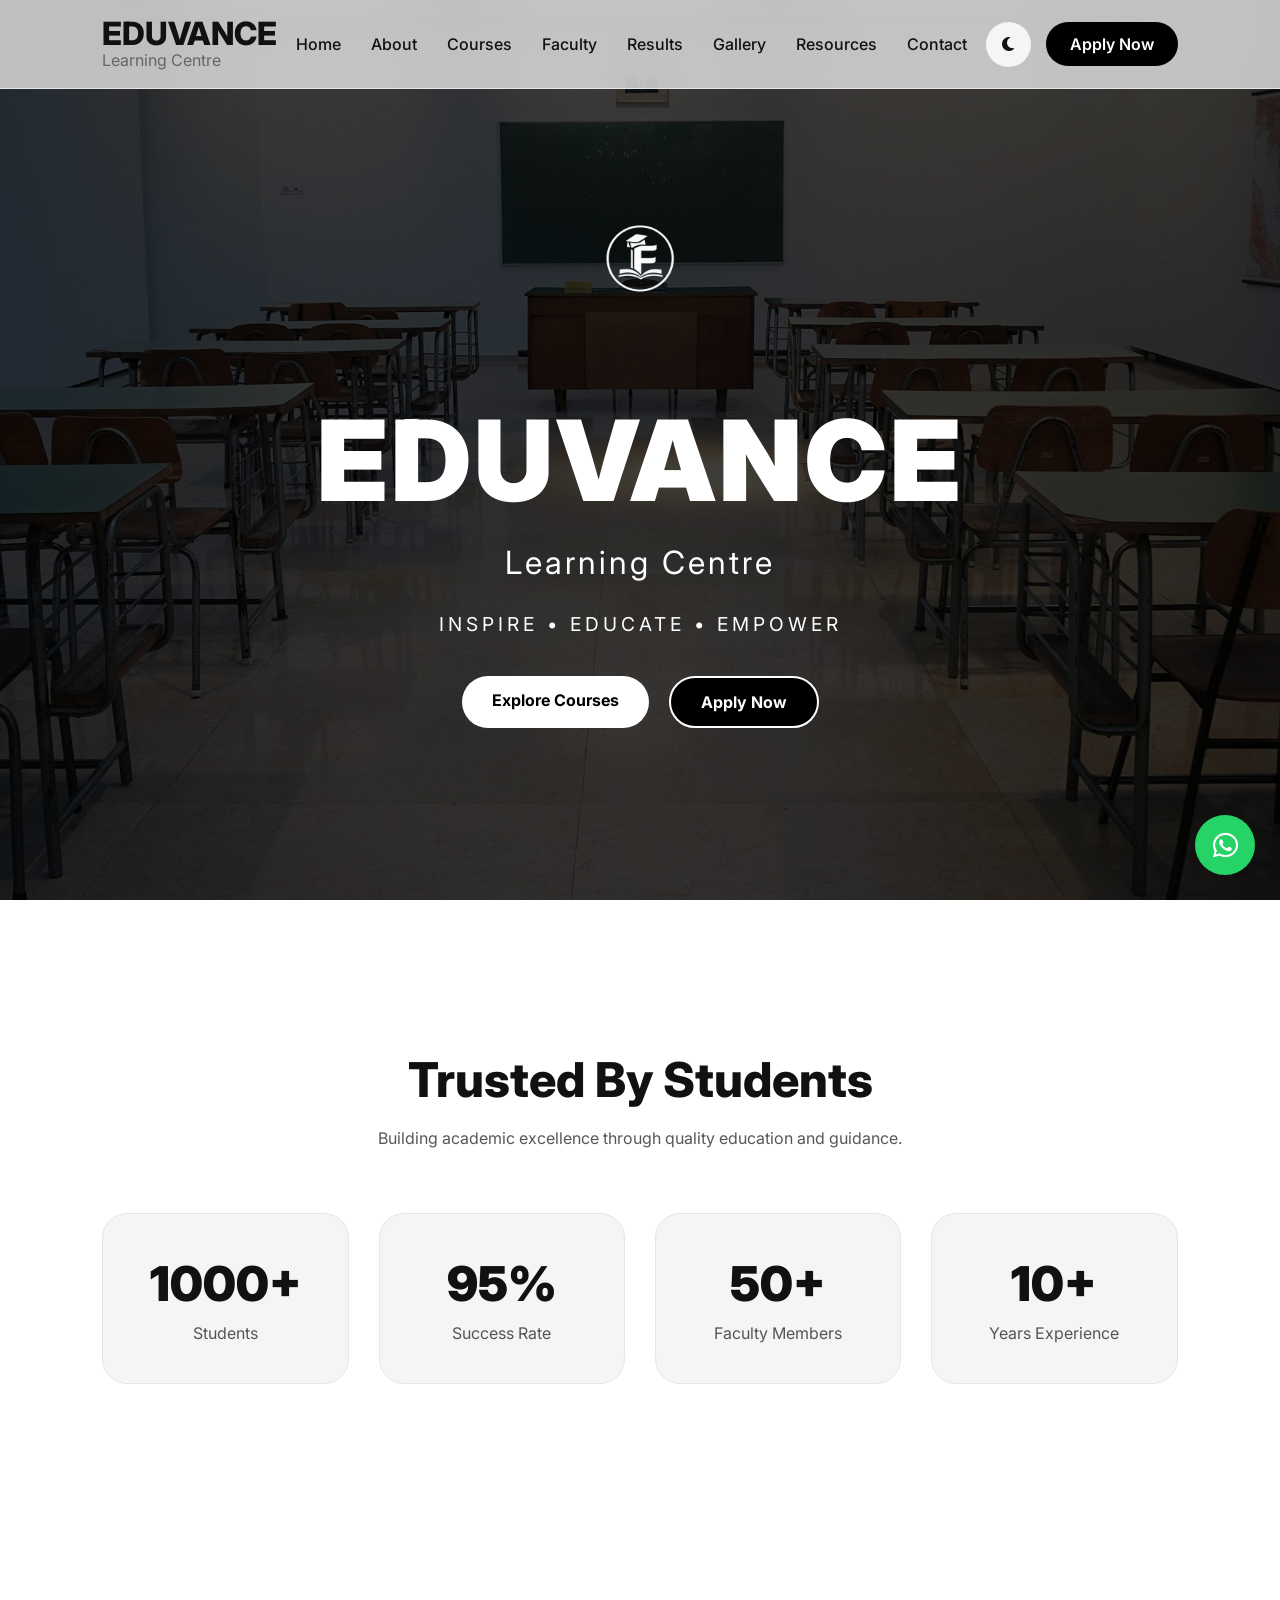
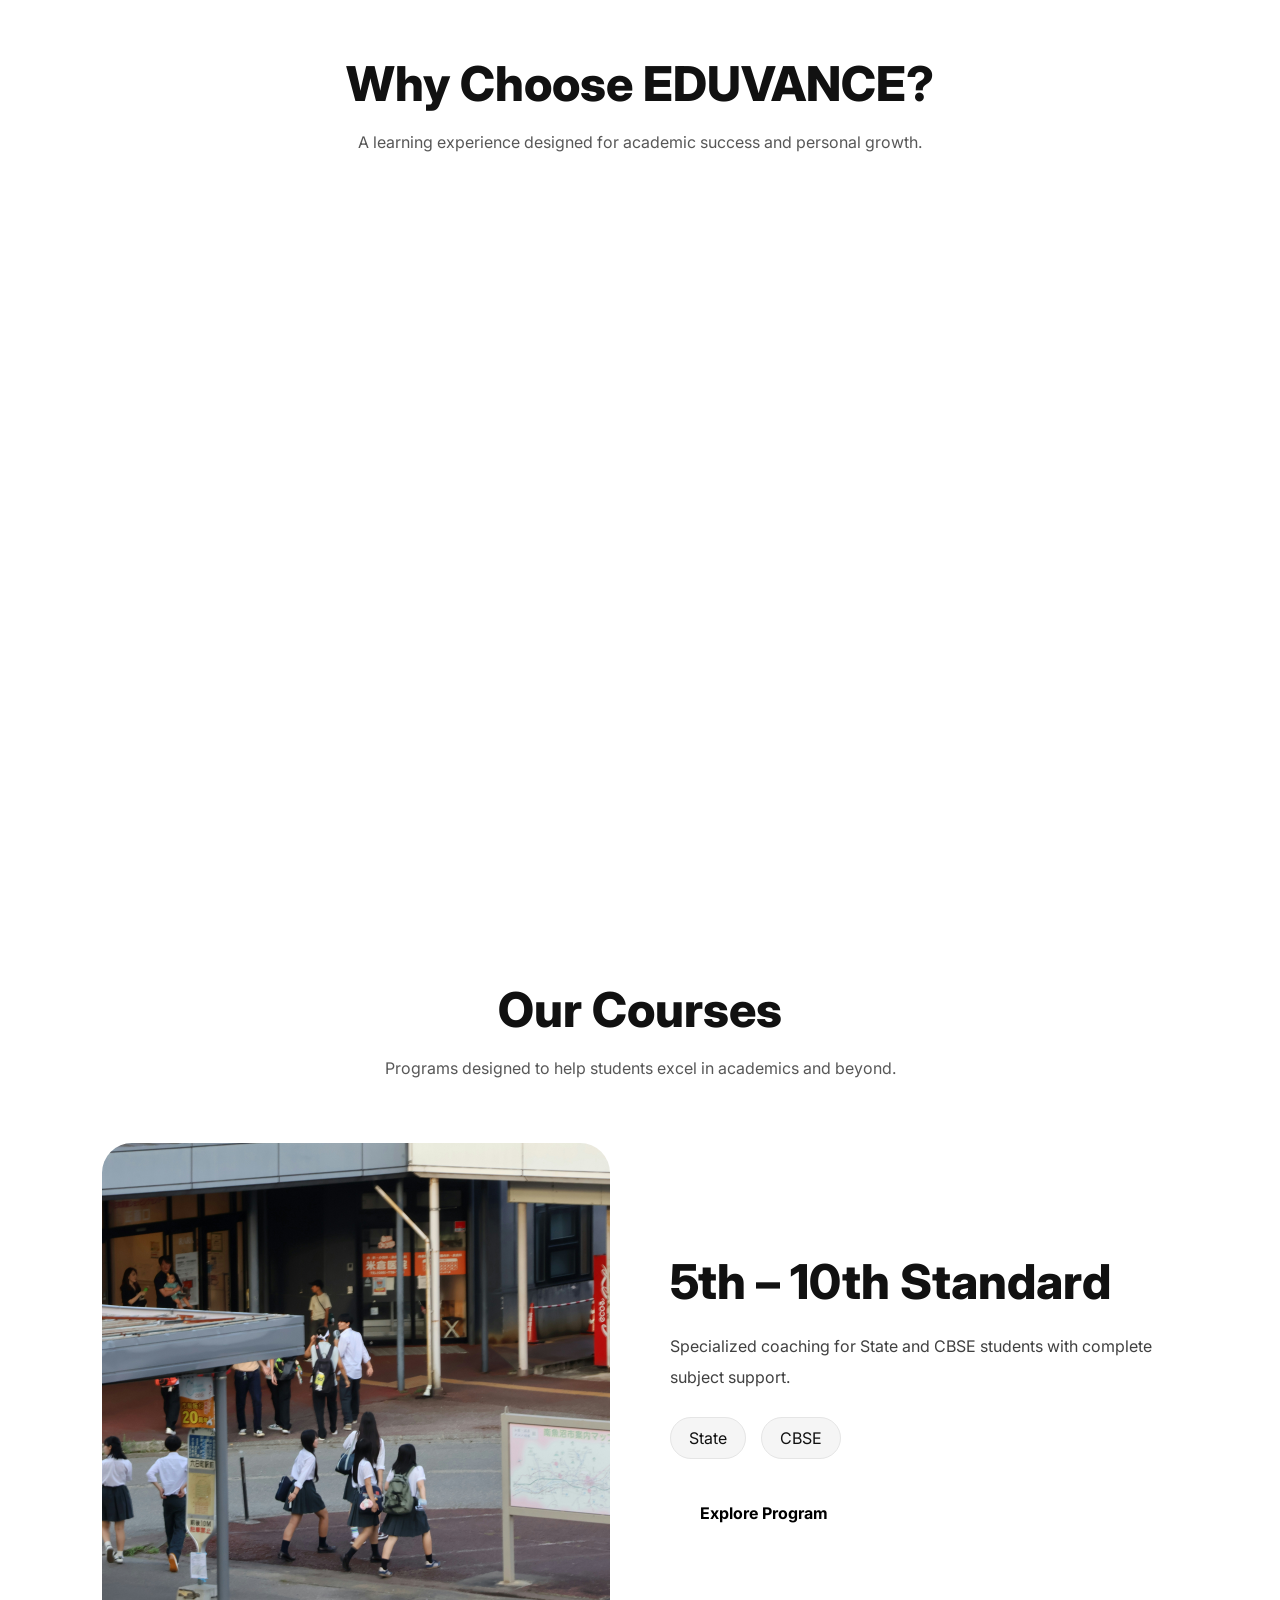
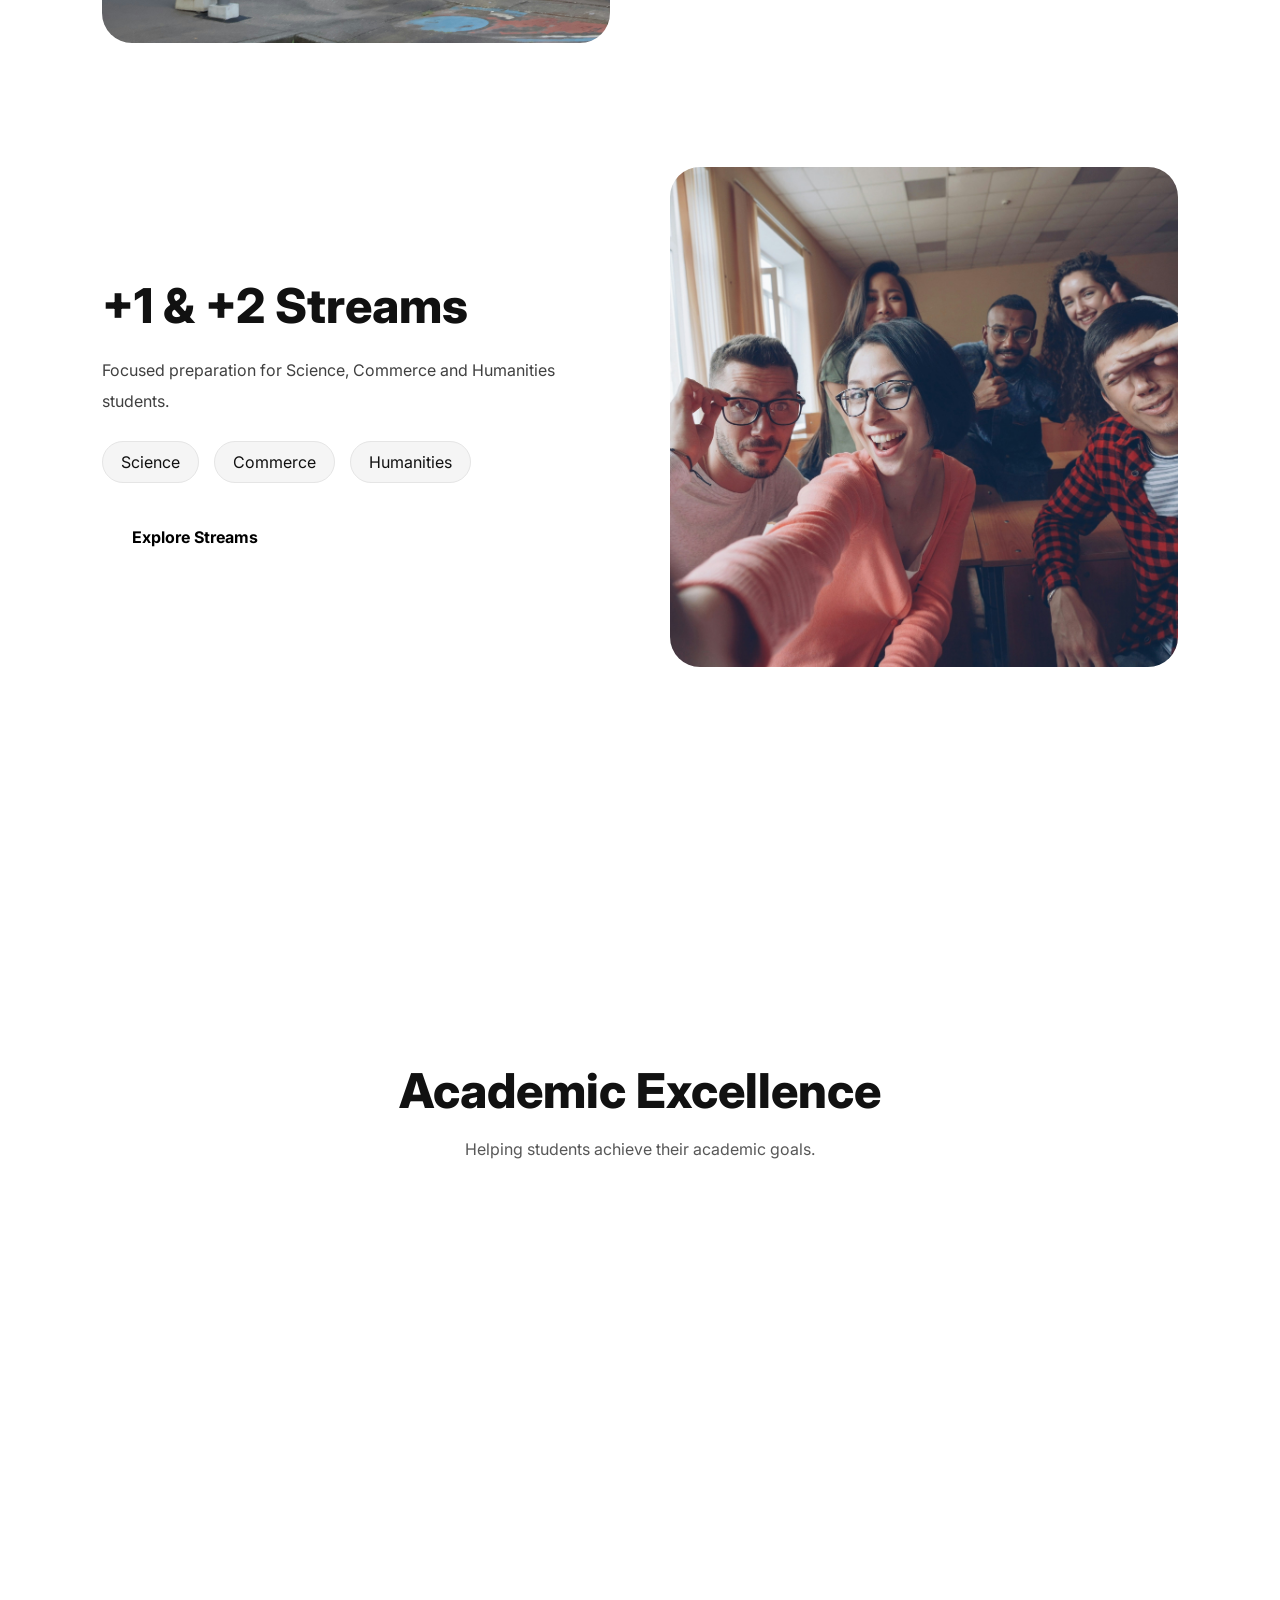
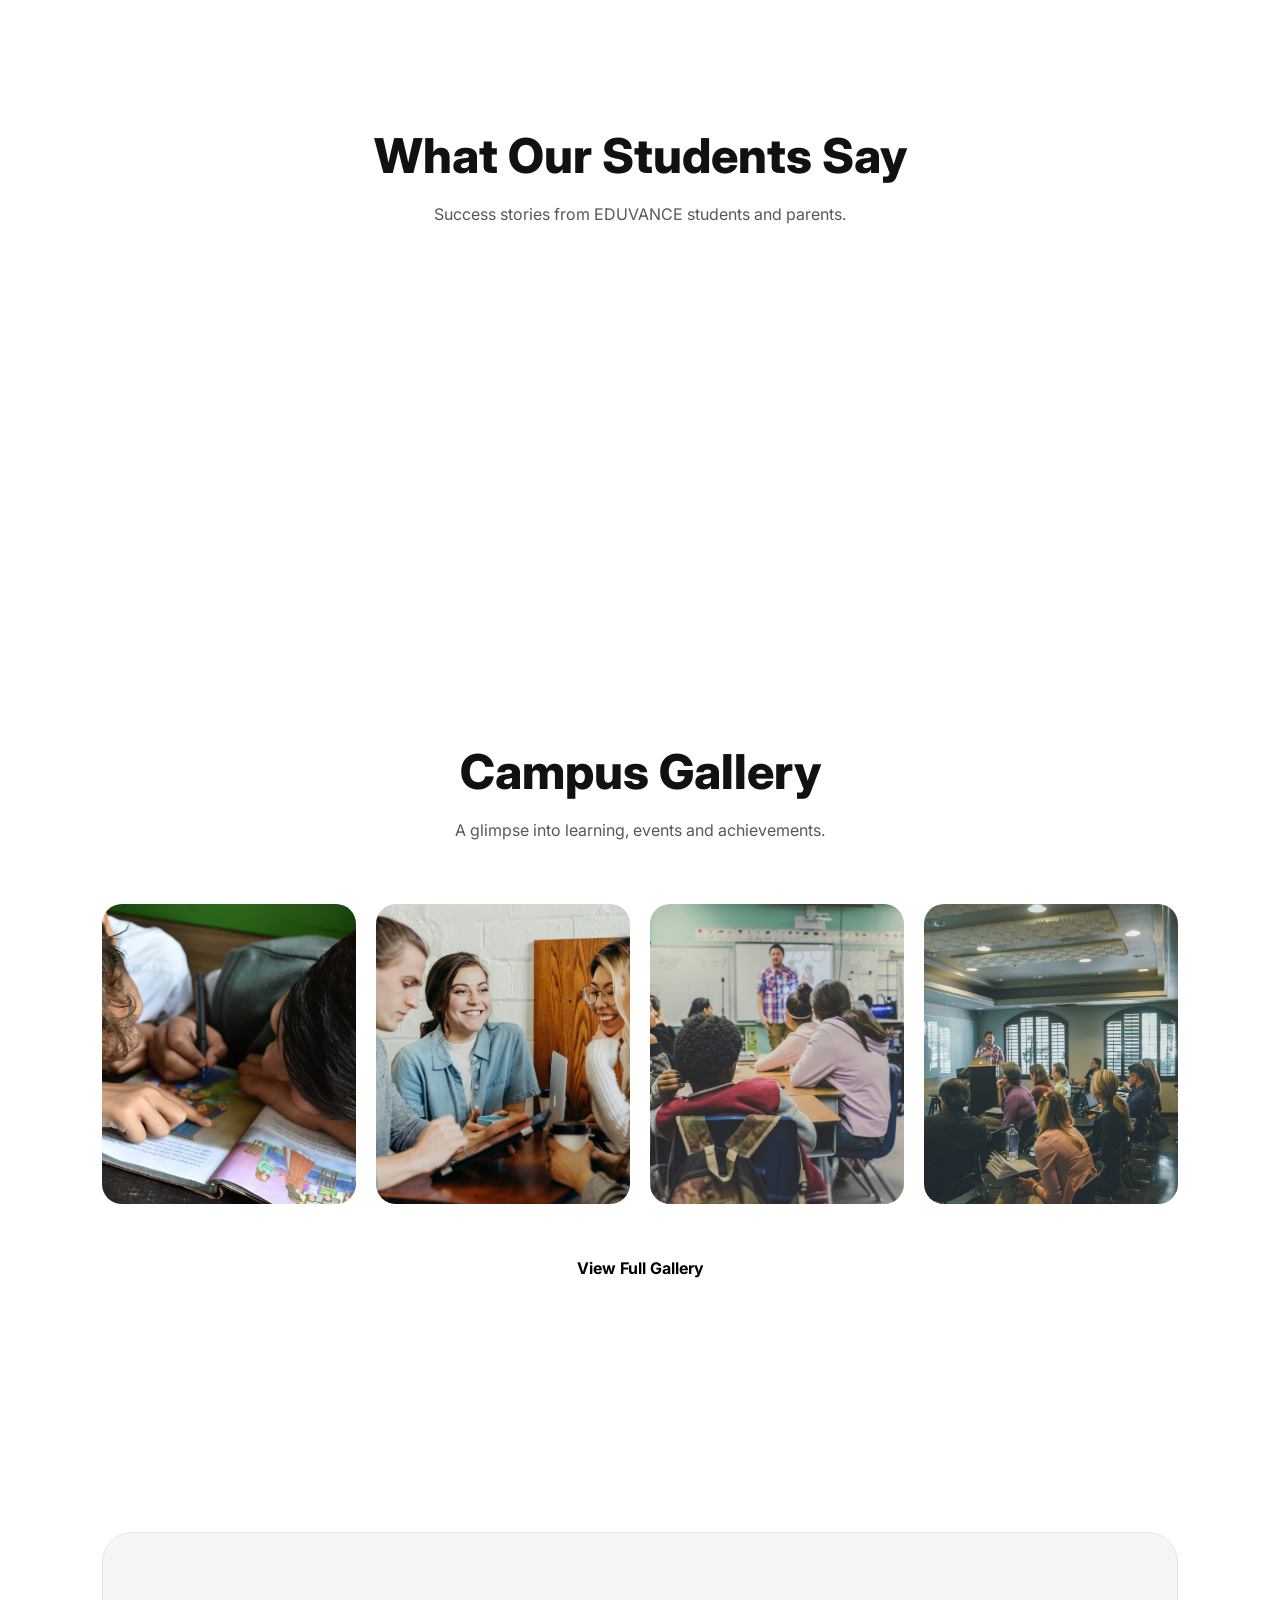
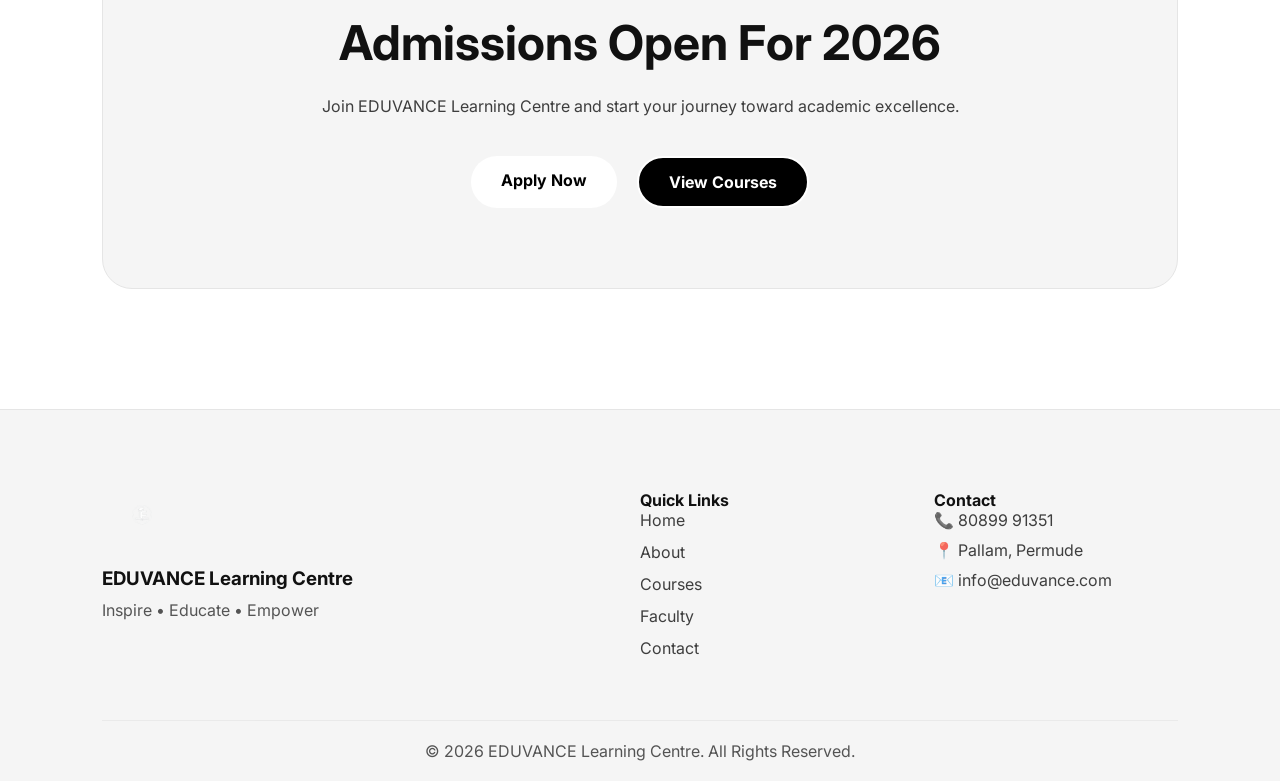
<file: index.html>
<!DOCTYPE html>
<html lang="en">
<head>

<meta charset="UTF-8">
<meta name="viewport" content="width=device-width, initial-scale=1.0">

<title>EDUVANCE Learning Centre</title>

<link rel="stylesheet" href="assets/css/style.css">

<link rel="preconnect" href="https://fonts.googleapis.com">
<link href="https://fonts.googleapis.com/css2?family=Inter:wght@300;400;500;600;700;800&display=swap" rel="stylesheet">

<link rel="stylesheet"
href="https://cdnjs.cloudflare.com/ajax/libs/font-awesome/6.5.1/css/all.min.css">

</head>

<body>

<!-- LOADER -->

<div id="loader">

    <div class="loader-content">

        <img src="assets/images/logo.png"
        alt="EDUVANCE Logo">

        <h2>EDUVANCE</h2>

        <p>Learning Centre</p>

    </div>

</div>

<!-- NAVBAR -->

<header>

<nav class="navbar">

<div class="nav-left">



<h2>EDUVANCE</h2>
<span>Learning Centre</span>

</div>

</div>

<ul class="nav-links">

<li><a href="#">Home</a></li>
<li><a href="about.html">About</a></li>
<li><a href="courses.html">Courses</a></li>
<li><a href="faculty.html">Faculty</a></li>
<li><a href="results.html">Results</a></li>
<li><a href="gallery.html">Gallery</a></li>
<li><a href="resources.html">Resources</a></li>
<li><a href="contact.html">Contact</a></li>

</ul>

<div class="nav-right">

<button id="theme-toggle">

<i class="fas fa-moon"></i>

</button>

<a href="admission.html" class="nav-btn">

Apply Now

</a>

<div class="menu-btn">

<i class="fas fa-bars"></i>

</div>

</div>

</nav>

</header>

<!-- HERO -->

<section class="hero">

<div class="hero-overlay"></div>

<div class="hero-content">

<img src="assets/images/logo.png"
class="hero-logo"
alt="EDUVANCE">

<h1>

EDUVANCE

<span>Learning Centre</span>

</h1>

<p>

INSPIRE • EDUCATE • EMPOWER

</p>

<div class="hero-buttons">

<a href="courses.html" class="btn-primary">

Explore Courses

</a>

<a href="admission.html" class="btn-secondary">

Apply Now

</a>

</div>

</div>

</section>

<!-- STATISTICS -->

<section class="stats-section">

<div class="section-title">

<h2>Trusted By Students</h2>

<p>
Building academic excellence through
quality education and guidance.
</p>

</div>

<div class="stats-container">

<div class="stat-card">

<h3 class="counter">1000+</h3>

<p>Students</p>

</div>

<div class="stat-card">

<h3 class="counter">95%</h3>

<p>Success Rate</p>

</div>

<div class="stat-card">

<h3 class="counter">50+</h3>

<p>Faculty Members</p>

</div>

<div class="stat-card">

<h3 class="counter">10+</h3>

<p>Years Experience</p>

</div>

</div>

</section>

<!-- WHY EDUVANCE -->

<section class="why-eduvance">

<div class="section-title">

<h2>Why Choose EDUVANCE?</h2>

<p>
A learning experience designed for
academic success and personal growth.
</p>

</div>

<div class="why-grid">

<div class="feature-card">

<i class="fas fa-user-graduate"></i>

<h3>Expert Faculty</h3>

<p>
Highly qualified teachers dedicated
to student success.
</p>

</div>

<div class="feature-card">

<i class="fas fa-book-open"></i>

<h3>Study Materials</h3>

<p>
Comprehensive notes and learning
resources for all subjects.
</p>

</div>

<div class="feature-card">

<i class="fas fa-chart-line"></i>

<h3>Progress Tracking</h3>

<p>
Regular tests and performance
analysis reports.
</p>

</div>

<div class="feature-card">

<i class="fas fa-users"></i>

<h3>Personal Attention</h3>

<p>
Small batches and individual support.
</p>

</div>

<div class="feature-card">

<i class="fas fa-laptop"></i>

<h3>Smart Learning</h3>

<p>
Modern teaching techniques and
technology-driven education.
</p>

</div>

<div class="feature-card">

<i class="fas fa-award"></i>

<h3>Excellent Results</h3>

<p>
Consistent academic achievements
and top performers.
</p>

</div>

</div>

</section>

<!-- COURSES -->

<section class="courses-showcase">

<div class="section-title">

<h2>Our Courses</h2>

<p>
Programs designed to help students
excel in academics and beyond.
</p>

</div>

<!-- 5TH - 10TH -->

<div class="course-banner">

<div class="course-image">

<img src="assets/images/course-school.jpg"
alt="School Students">

</div>

<div class="course-content">

<h2>5th – 10th Standard</h2>

<p>

Specialized coaching for State and
CBSE students with complete subject support.

</p>

<div class="course-tags">

<span>State</span>

<span>CBSE</span>

</div>

<a href="courses.html"
class="btn-primary">

Explore Program

</a>

</div>

</div>

<!-- PLUS ONE PLUS TWO -->

<div class="course-banner reverse">

<div class="course-image">

<img src="assets/images/course-plus.jpg"
alt="Higher Secondary">

</div>

<div class="course-content">

<h2>+1 & +2 Streams</h2>

<p>

Focused preparation for Science,
Commerce and Humanities students.

</p>

<div class="course-tags">

<span>Science</span>

<span>Commerce</span>

<span>Humanities</span>

</div>

<a href="courses.html"
class="btn-primary">

Explore Streams

</a>

</div>

</div>

</section>

<!-- ACHIEVEMENTS -->

<section class="achievement-section">

<div class="section-title">

<h2>Academic Excellence</h2>

<p>

Helping students achieve
their academic goals.

</p>

</div>

<div class="achievement-grid">

<div class="achievement-card">

<h3>Board Exam Success</h3>

<p>

Outstanding performance
year after year.

</p>

</div>

<div class="achievement-card">

<h3>Top Rank Holders</h3>

<p>

Students achieving
exceptional results.

</p>

</div>

<div class="achievement-card">

<h3>Career Guidance</h3>

<p>

Helping students choose
the right path.

</p>

</div>

</div>

</section>

<!-- TESTIMONIALS -->

<section class="testimonials-section">

<div class="section-title">

<h2>What Our Students Say</h2>

<p>
Success stories from EDUVANCE students and parents.
</p>

</div>

<div class="testimonial-slider">

<div class="testimonial-card">

<p>
"EDUVANCE helped me improve my grades and gain confidence."
</p>

<h4>Student</h4>

</div>

<div class="testimonial-card">

<p>
"The faculty provides excellent guidance and support."
</p>

<h4>Parent</h4>

</div>

<div class="testimonial-card">

<p>
"Regular tests and study materials made exam preparation easier."
</p>

<h4>Student</h4>

</div>

</div>

</section>

<!-- GALLERY PREVIEW -->

<section class="gallery-preview">

<div class="section-title">

<h2>Campus Gallery</h2>

<p>
A glimpse into learning, events and achievements.
</p>

</div>

<div class="gallery-grid">

<img src="assets/images/gallery1.jpg" alt="">
<img src="assets/images/gallery2.jpg" alt="">
<img src="assets/images/gallery3.jpg" alt="">
<img src="assets/images/gallery4.jpg" alt="">

</div>

<div class="gallery-btn">

<a href="gallery.html" class="btn-primary">

View Full Gallery

</a>

</div>

</section>

<!-- ADMISSION CTA -->

<section class="admission-cta">

<div class="cta-content">

<h2>

Admissions Open For 2026

</h2>

<p>

Join EDUVANCE Learning Centre and
start your journey toward academic excellence.

</p>

<div class="cta-buttons">

<a href="admission.html"
class="btn-primary">

Apply Now

</a>

<a href="courses.html"
class="btn-secondary">

View Courses

</a>

</div>

</div>

</section>

<!-- FOOTER -->

<footer class="footer">

<div class="footer-container">

<div class="footer-brand">

<img src="assets/images/logo.png"
alt="EDUVANCE Logo">

<h3>EDUVANCE Learning Centre</h3>

<p>

Inspire • Educate • Empower

</p>

</div>

<div class="footer-links">

<h4>Quick Links</h4>

<ul>

<li><a href="index.html">Home</a></li>

<li><a href="about.html">About</a></li>

<li><a href="courses.html">Courses</a></li>

<li><a href="faculty.html">Faculty</a></li>

<li><a href="contact.html">Contact</a></li>

</ul>

</div>

<div class="footer-contact">

<h4>Contact</h4>

<p>📞 80899 91351</p>

<p>📍 Pallam, Permude</p>

<p>📧 info@eduvance.com</p>

</div>

</div>

<div class="footer-bottom">

<p>

© 2026 EDUVANCE Learning Centre.
All Rights Reserved.

</p>

</div>

</footer>

<!-- WHATSAPP BUTTON -->

<a href="https://wa.me/918089991351"
class="whatsapp-btn"
target="_blank">

<i class="fab fa-whatsapp"></i>

</a>

<!-- BACK TO TOP -->

<button id="backToTop">

<i class="fas fa-arrow-up"></i>

</button>

<script src="assets/js/script.js"></script>

</body>
</html>
</file>
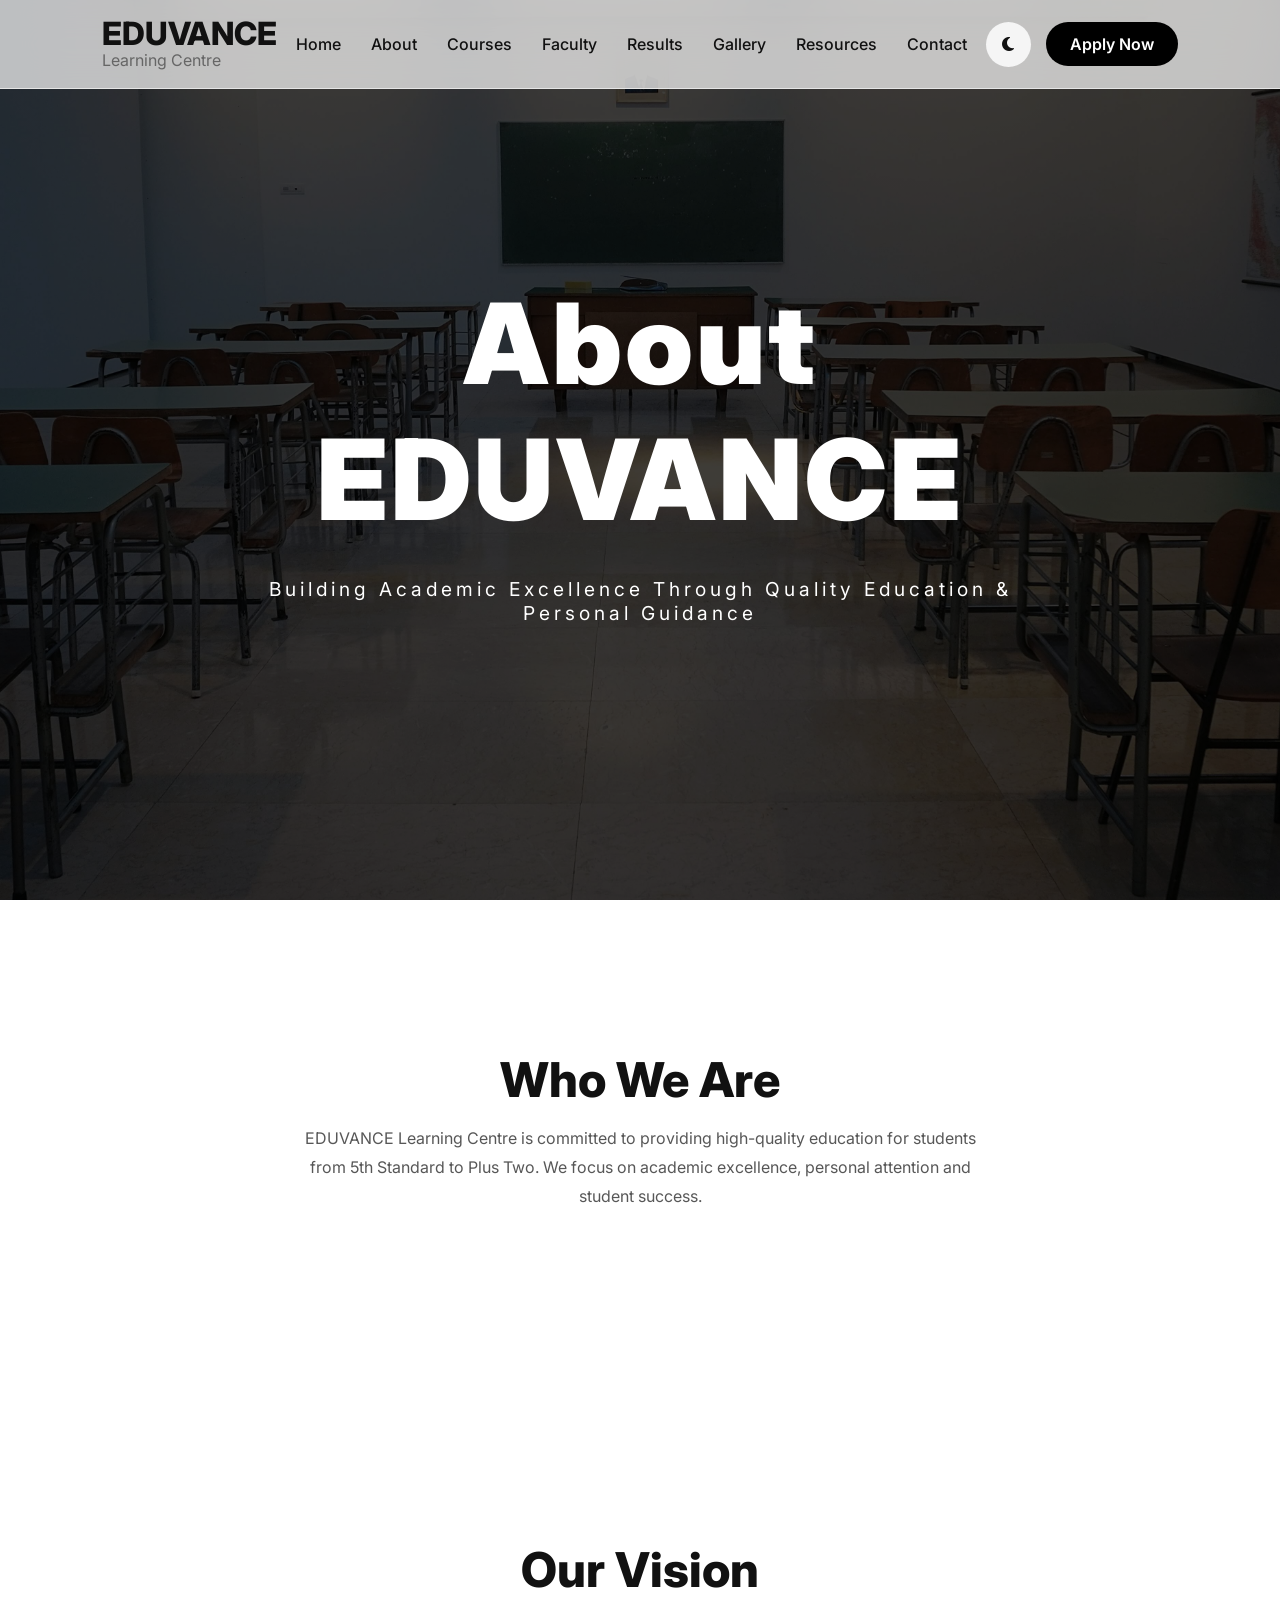
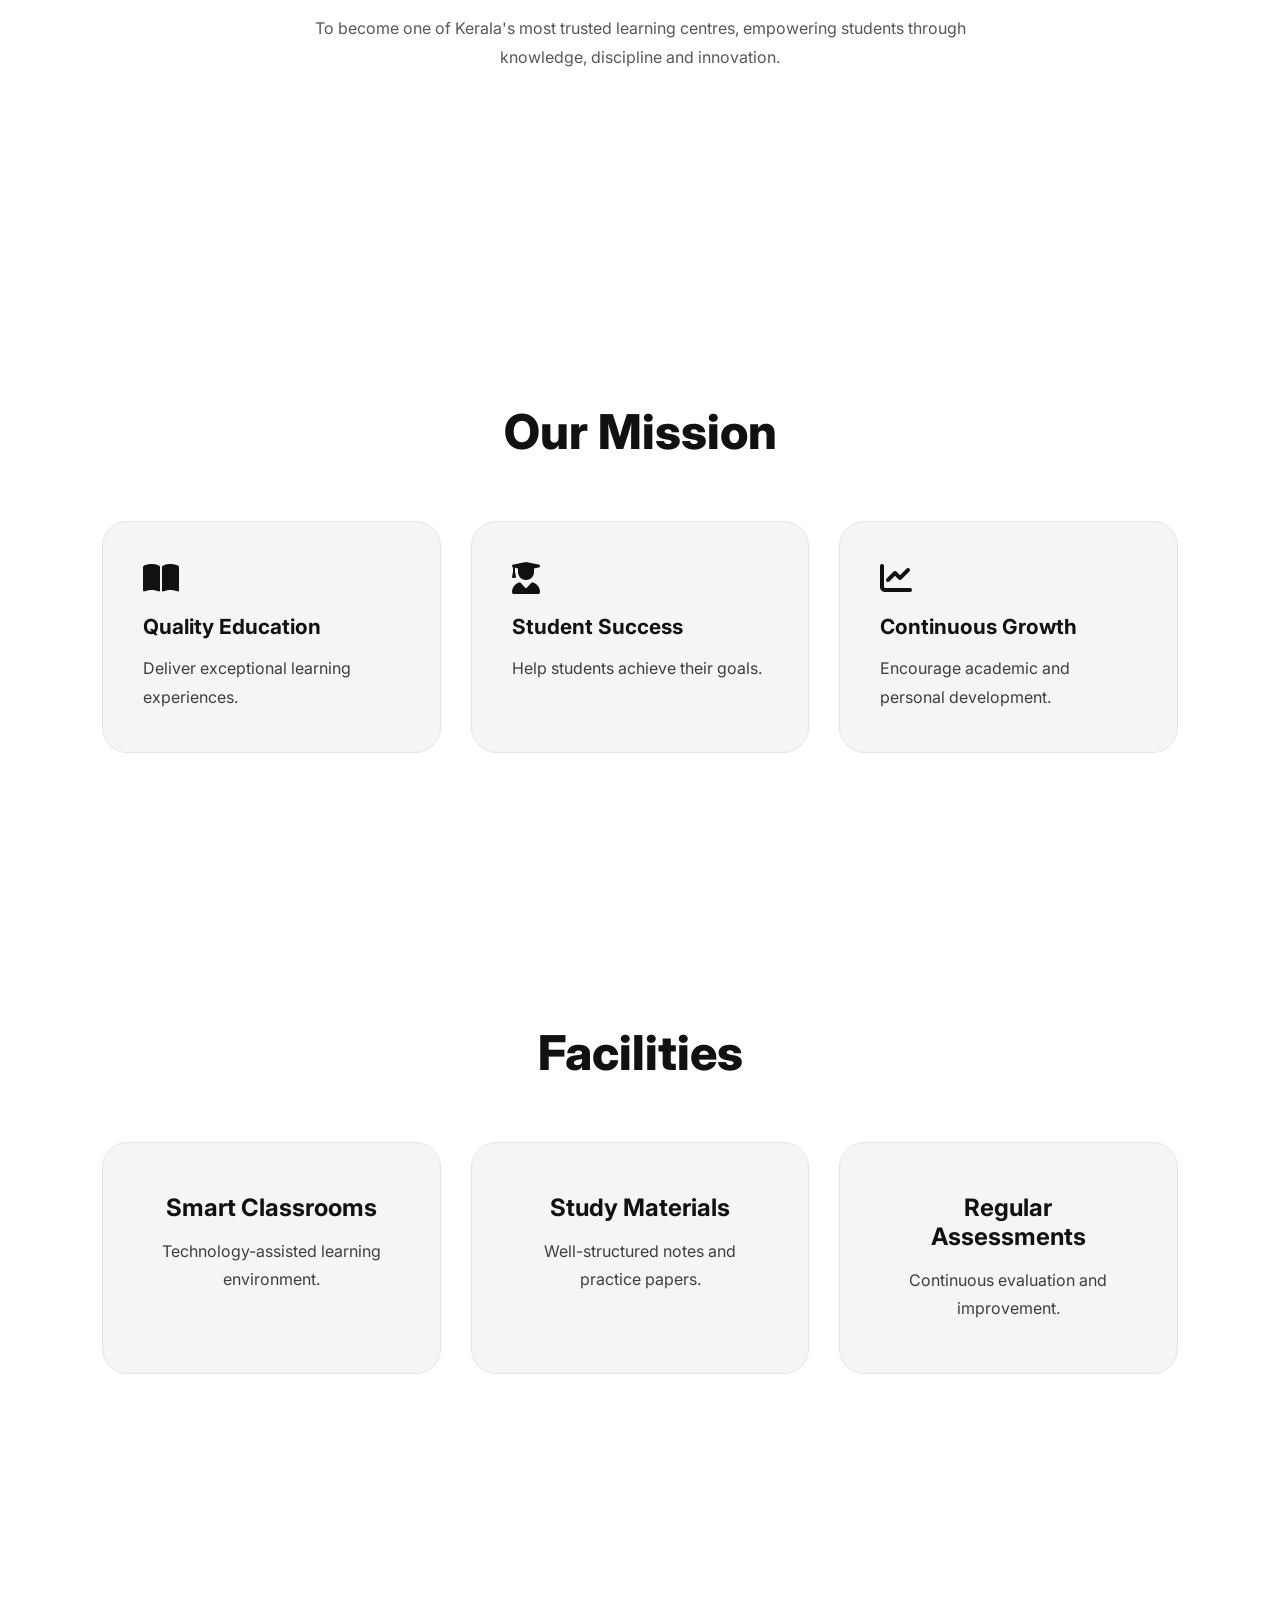
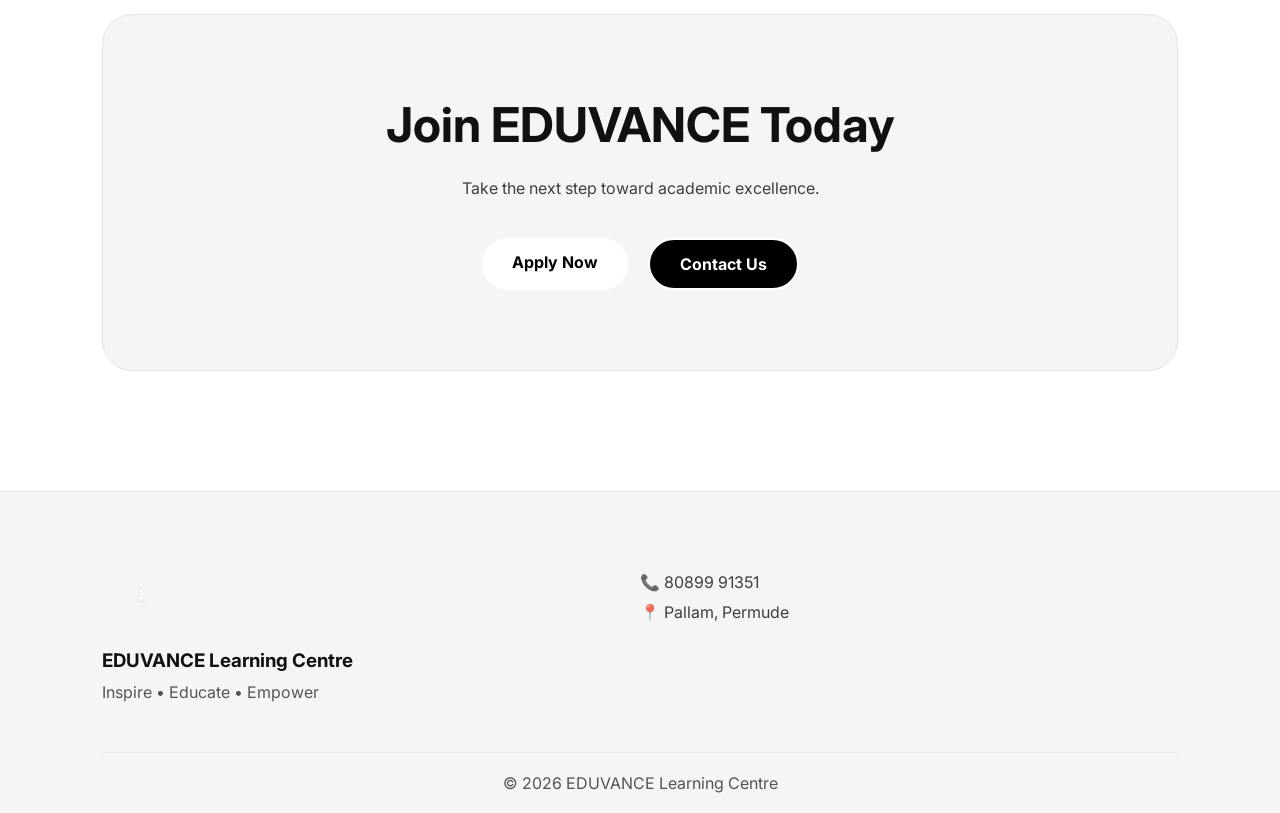
<file: about.html>
<!DOCTYPE html>
<html lang="en">
<head>

<meta charset="UTF-8">
<meta name="viewport" content="width=device-width, initial-scale=1.0">

<title>About | EDUVANCE Learning Centre</title>

<link rel="stylesheet" href="assets/css/style.css">

<link rel="preconnect" href="https://fonts.googleapis.com">

<link href="https://fonts.googleapis.com/css2?family=Inter:wght@300;400;500;600;700;800;900&display=swap" rel="stylesheet">

<link rel="stylesheet"
href="https://cdnjs.cloudflare.com/ajax/libs/font-awesome/6.5.1/css/all.min.css">

</head>

<body>

<!-- NAVBAR -->

<header>

<nav class="navbar">

<div class="nav-left">



<h2>EDUVANCE</h2>

<span>Learning Centre</span>

</div>

</div>

<ul class="nav-links">

<li><a href="index.html">Home</a></li>
<li><a href="about.html">About</a></li>
<li><a href="courses.html">Courses</a></li>
<li><a href="faculty.html">Faculty</a></li>
<li><a href="results.html">Results</a></li>
<li><a href="gallery.html">Gallery</a></li>
<li><a href="resources.html">Resources</a></li>
<li><a href="contact.html">Contact</a></li>

</ul>

<div class="nav-right">

<button id="theme-toggle">

<i class="fas fa-moon"></i>

</button>

<a href="admission.html" class="nav-btn">

Apply Now

</a>

</div>

</nav>

</header>

<!-- HERO -->

<section class="hero">

<div class="hero-overlay"></div>

<div class="hero-content">

<h1>About EDUVANCE</h1>

<p>

Building Academic Excellence Through
Quality Education & Personal Guidance

</p>

</div>

</section>

<!-- INTRO -->

<section class="stats-section">

<div class="section-title">

<h2>Who We Are</h2>

<p>

EDUVANCE Learning Centre is committed to
providing high-quality education for students
from 5th Standard to Plus Two.

We focus on academic excellence, personal
attention and student success.

</p>

</div>

</section>

<!-- VISION -->

<section class="why-eduvance">

<div class="section-title">

<h2>Our Vision</h2>

<p>

To become one of Kerala's most trusted
learning centres, empowering students
through knowledge, discipline and innovation.

</p>

</div>

</section>

<!-- MISSION -->

<section class="why-eduvance">

<div class="section-title">

<h2>Our Mission</h2>

</div>

<div class="why-grid">

<div class="feature-card">

<i class="fas fa-book-open"></i>

<h3>Quality Education</h3>

<p>

Deliver exceptional learning experiences.

</p>

</div>

<div class="feature-card">

<i class="fas fa-user-graduate"></i>

<h3>Student Success</h3>

<p>

Help students achieve their goals.

</p>

</div>

<div class="feature-card">

<i class="fas fa-chart-line"></i>

<h3>Continuous Growth</h3>

<p>

Encourage academic and personal development.

</p>

</div>

</div>

</section>

<!-- FACILITIES -->

<section class="achievement-section">

<div class="section-title">

<h2>Facilities</h2>

</div>

<div class="achievement-grid">

<div class="achievement-card">

<h3>Smart Classrooms</h3>

<p>

Technology-assisted learning environment.

</p>

</div>

<div class="achievement-card">

<h3>Study Materials</h3>

<p>

Well-structured notes and practice papers.

</p>

</div>

<div class="achievement-card">

<h3>Regular Assessments</h3>

<p>

Continuous evaluation and improvement.

</p>

</div>

</div>

</section>

<!-- CTA -->

<section class="admission-cta">

<div class="cta-content">

<h2>

Join EDUVANCE Today

</h2>

<p>

Take the next step toward academic excellence.

</p>

<div class="cta-buttons">

<a href="admission.html"
class="btn-primary">

Apply Now

</a>

<a href="contact.html"
class="btn-secondary">

Contact Us

</a>

</div>

</div>

</section>

<!-- FOOTER -->

<footer class="footer">

<div class="footer-container">

<div class="footer-brand">

<img src="assets/images/logo.png">

<h3>EDUVANCE Learning Centre</h3>

<p>

Inspire • Educate • Empower

</p>

</div>

<div class="footer-contact">

<p>📞 80899 91351</p>

<p>📍 Pallam, Permude</p>

</div>

</div>

<div class="footer-bottom">

<p>

© 2026 EDUVANCE Learning Centre

</p>

</div>

</footer>

<script src="assets/js/script.js"></script>

</body>
</html>
</file>
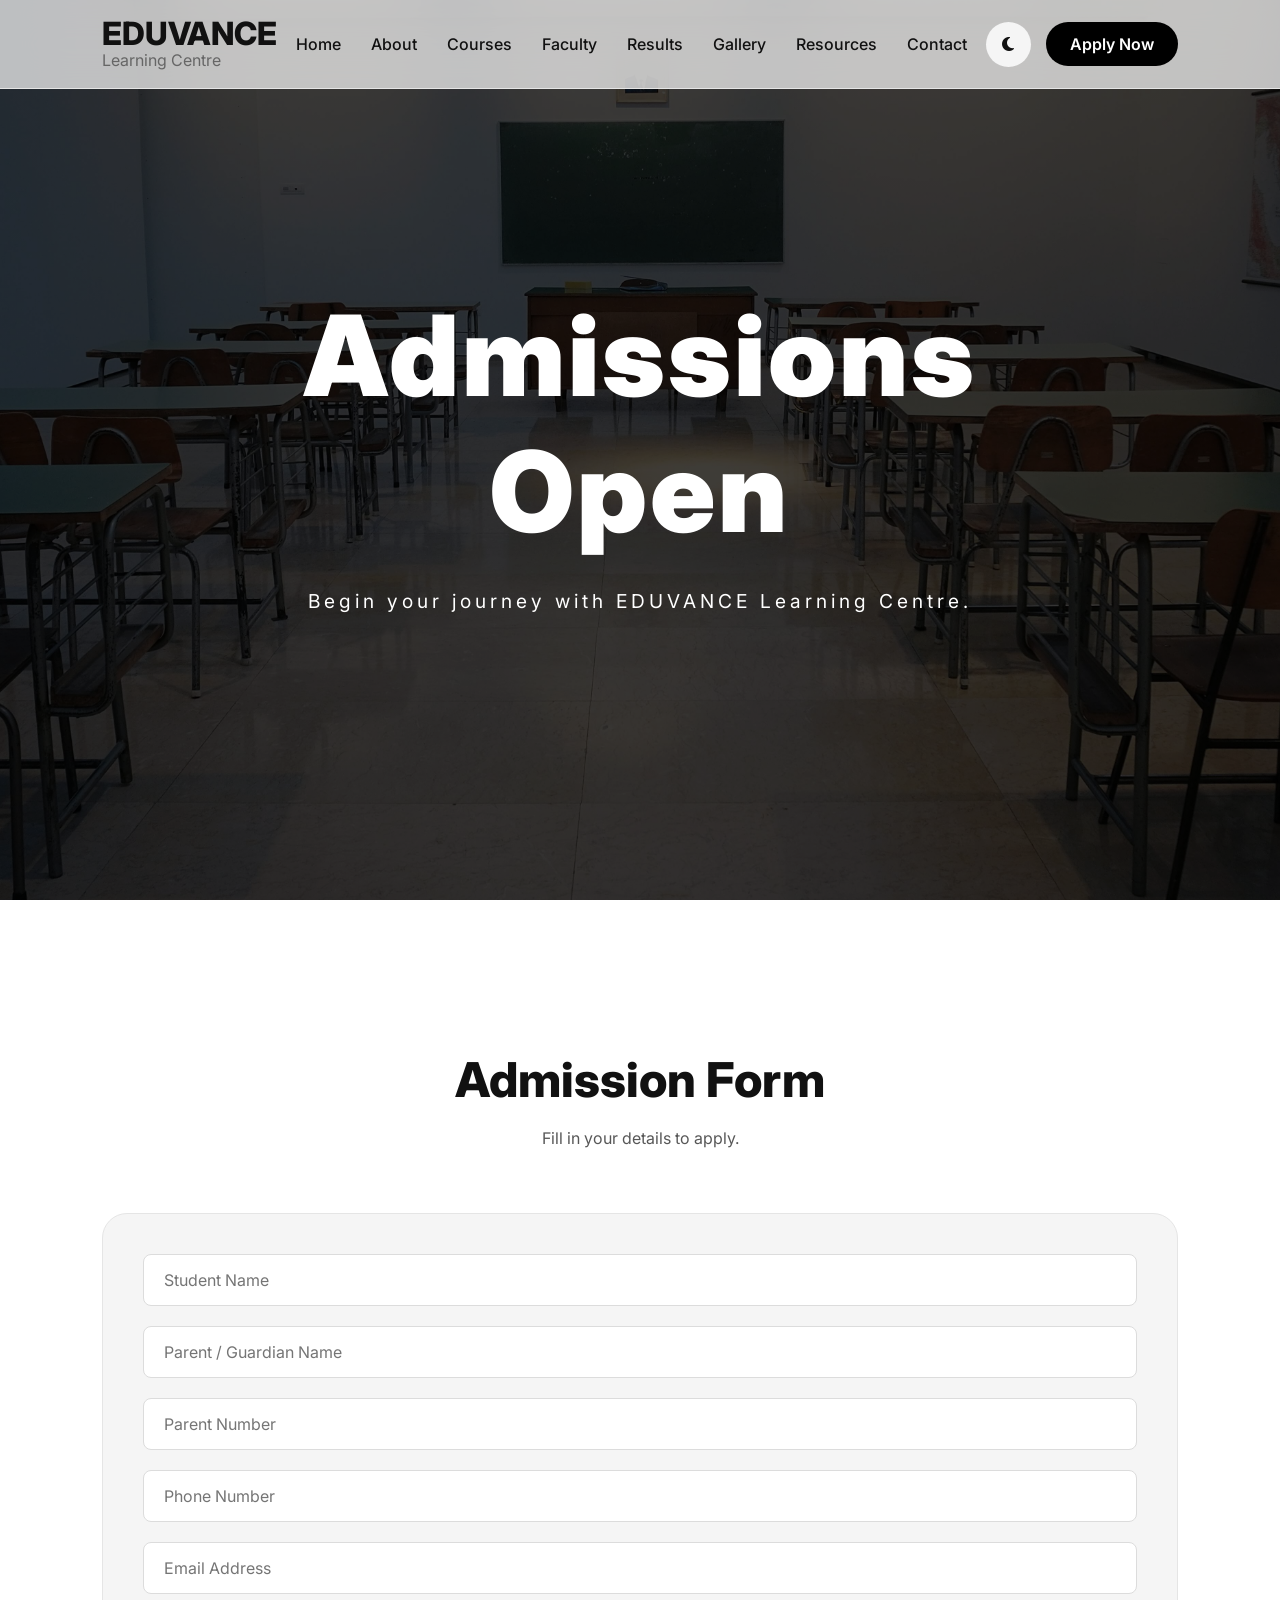
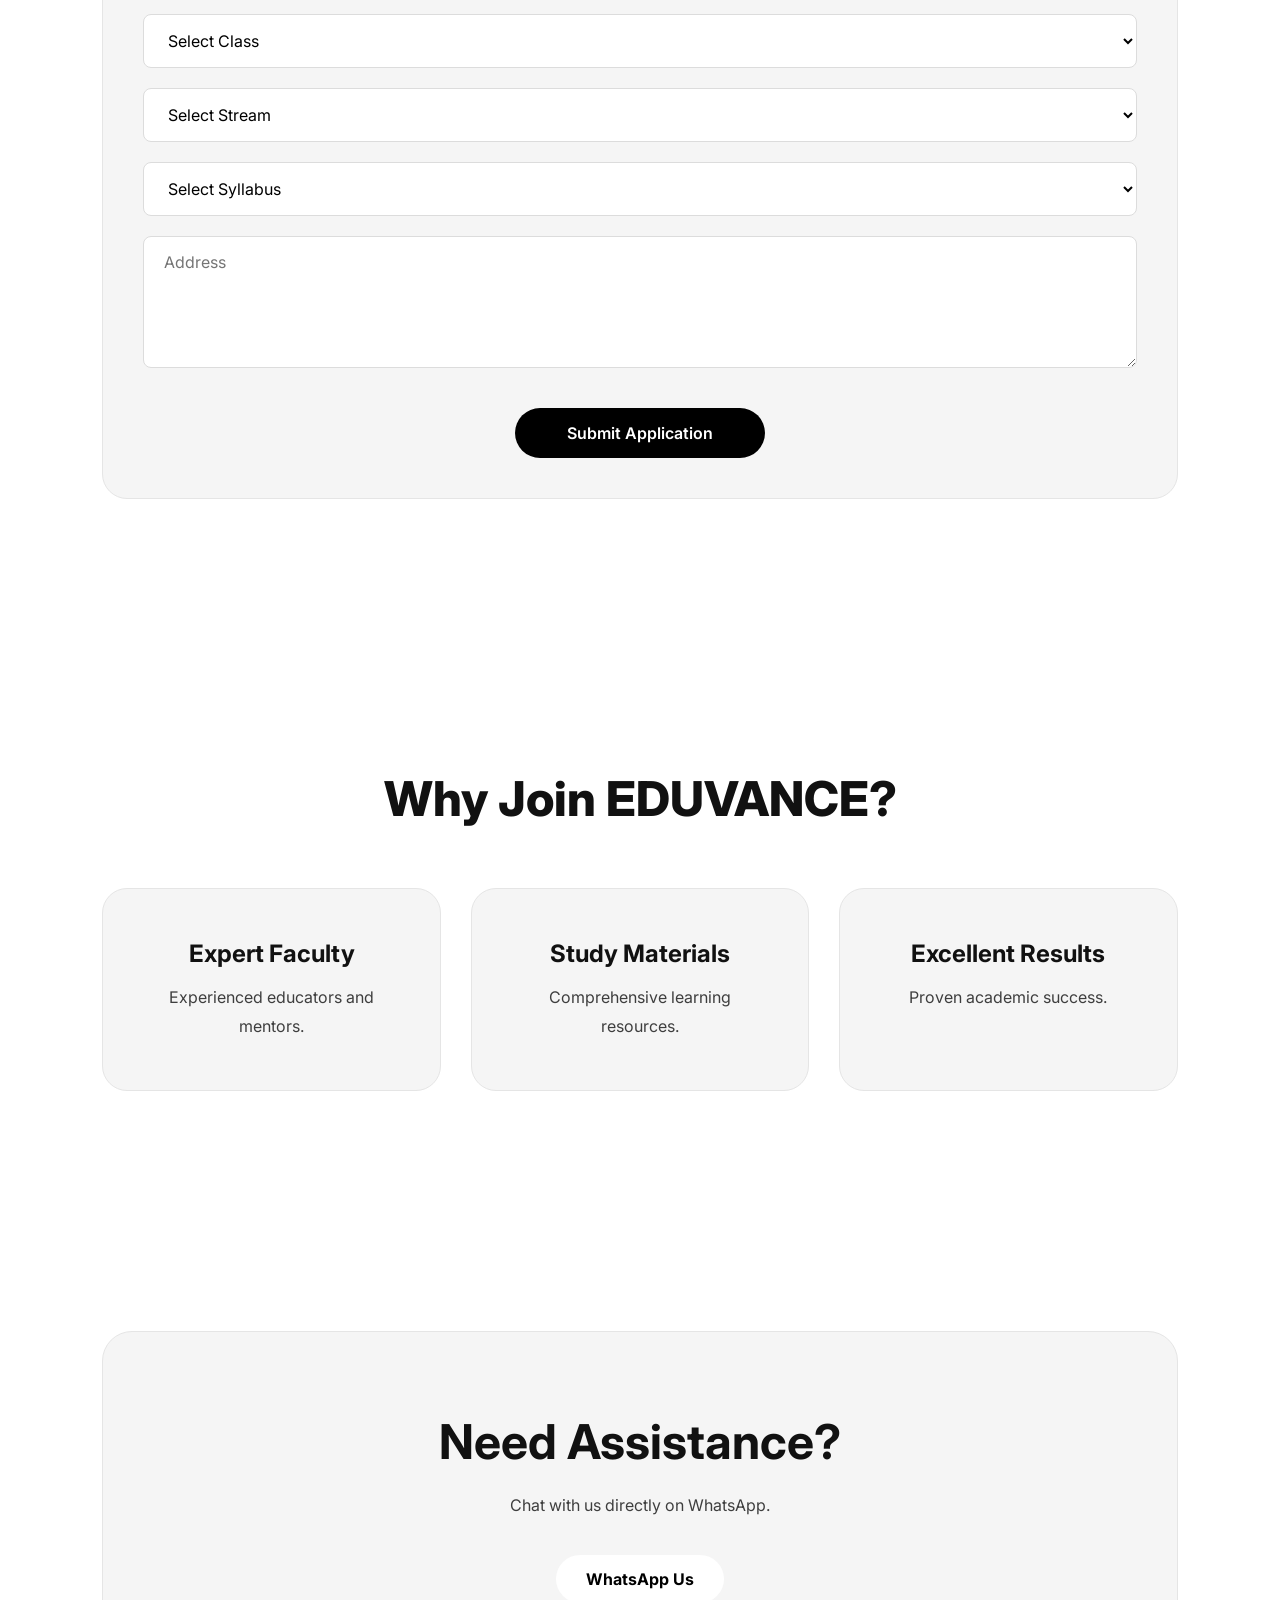
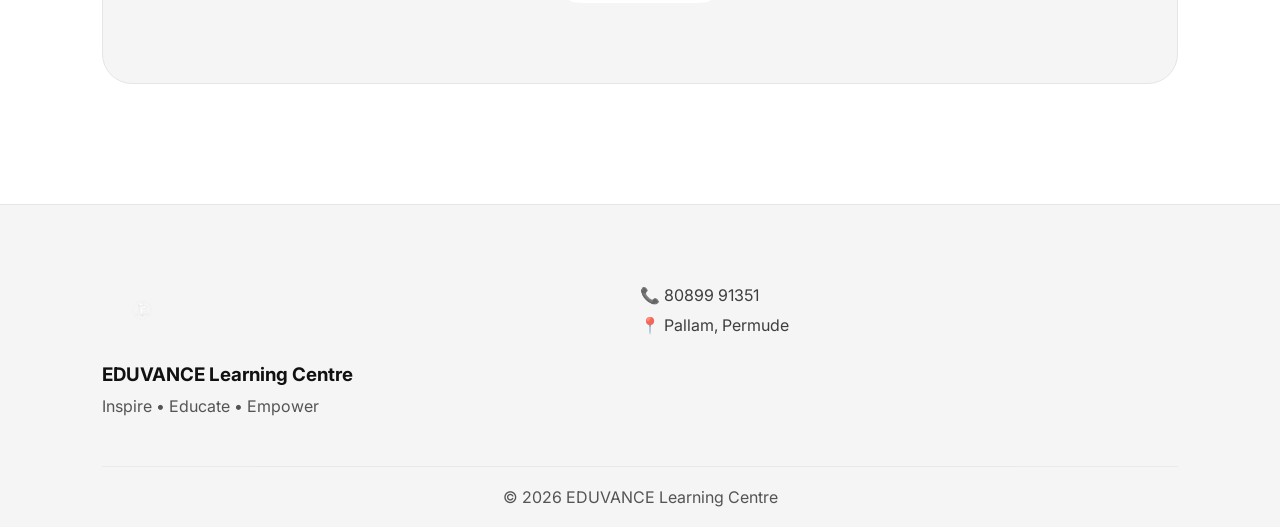
<file: admission.html>
<!DOCTYPE html>
<html lang="en">
<head>

<meta charset="UTF-8">
<meta name="viewport" content="width=device-width, initial-scale=1.0">

<title>Admission | EDUVANCE Learning Centre</title>

<link rel="stylesheet" href="assets/css/style.css">

<link rel="stylesheet"
href="https://cdnjs.cloudflare.com/ajax/libs/font-awesome/6.5.1/css/all.min.css">

</head>

<body>

<!-- NAVBAR -->

<header>

<nav class="navbar">

<div class="nav-left">



<h2>EDUVANCE</h2>
<span>Learning Centre</span>

</div>

</div>

<ul class="nav-links">

<li><a href="index.html">Home</a></li>
<li><a href="about.html">About</a></li>
<li><a href="courses.html">Courses</a></li>
<li><a href="faculty.html">Faculty</a></li>
<li><a href="results.html">Results</a></li>
<li><a href="gallery.html">Gallery</a></li>
<li><a href="resources.html">Resources</a></li>
<li><a href="contact.html">Contact</a></li>

</ul>

<div class="nav-right">

<button id="theme-toggle">
<i class="fas fa-moon"></i>
</button>

<a href="admission.html" class="nav-btn">
Apply Now
</a>

</div>

</nav>

</header>

<!-- HERO -->

<section class="hero">

<div class="hero-overlay"></div>

<div class="hero-content">

<h1>Admissions Open</h1>

<p>

Begin your journey with EDUVANCE Learning Centre.

</p>

</div>

</section>

<!-- FORM -->

<section class="stats-section">

<div class="section-title">

<h2>Admission Form</h2>

<p>

Fill in your details to apply.

</p>

</div>

<div class="feature-card">

<form class="admission-form"
      action="https://docs.google.com/forms/d/e/1FAIpQLSdrg9-rA5i5ybirqJyvqZY5Lr7nqzy9RTQKB2-vyK1vNCUTVQ/formResponse"
      method="POST"
      target="hidden_iframe">

<input type="text"
name="entry.1927866467"
placeholder="Student Name"
required>

<input type="text"
name="entry.1652773111"
placeholder="Parent / Guardian Name"
required>

<input type="tel"
name="entry.166840574"
placeholder="Parent Number"
required>

<input type="tel"
name="entry.475183528"
placeholder="Phone Number"
required>

<input type="email"
name="entry.2145395281"
placeholder="Email Address"
required>

<select name="entry.1589337820" required>
<option value="">Select Class</option>
<option>5th Standard</option>
<option>6th Standard</option>
<option>7th Standard</option>
<option>8th Standard</option>
<option>9th Standard</option>
<option>10th Standard</option>
<option>Plus One (+1)</option>
<option>Plus Two (+2)</option>
</select>

<select name="entry.165220976" required>
<option value="">Select Stream</option>
<option>Science</option>
<option>Commerce</option>
<option>Humanities</option>
</select>

<select name="entry.374507904" required>
<option value="">Select Syllabus</option>
<option>STATE</option>
<option>CBSE</option>
</select>

<textarea
name="entry.1911832626"
rows="5"
placeholder="Address"
required></textarea>

<button type="submit" class="btn-primary">
Submit Application
</button>

</form>

<iframe name="hidden_iframe" style="display:none;"></iframe>

</div>

</section>

<!-- WHY APPLY -->

<section class="achievement-section">

<div class="section-title">

<h2>Why Join EDUVANCE?</h2>

</div>

<div class="achievement-grid">

<div class="achievement-card">

<h3>Expert Faculty</h3>

<p>

Experienced educators and mentors.

</p>

</div>

<div class="achievement-card">

<h3>Study Materials</h3>

<p>

Comprehensive learning resources.

</p>

</div>

<div class="achievement-card">

<h3>Excellent Results</h3>

<p>

Proven academic success.

</p>

</div>

</div>

</section>

<!-- WHATSAPP -->

<section class="admission-cta">

<div class="cta-content">

<h2>

Need Assistance?

</h2>

<p>

Chat with us directly on WhatsApp.

</p>

<div class="cta-buttons">

<a href="https://wa.me/918089991351"
target="_blank"
class="btn-primary">

WhatsApp Us

</a>

</div>

</div>

</section>

<!-- SUCCESS POPUP -->

<div id="successPopup"
style="display:none;">

<h2>

Application Submitted!

</h2>

<p>

Thank you for applying to EDUVANCE.

</p>

</div>

<!-- FOOTER -->

<footer class="footer">

<div class="footer-container">

<div class="footer-brand">

<img src="assets/images/logo.png">

<h3>EDUVANCE Learning Centre</h3>

<p>

Inspire • Educate • Empower

</p>

</div>

<div class="footer-contact">

<p>📞 80899 91351</p>

<p>📍 Pallam, Permude</p>

</div>

</div>

<div class="footer-bottom">

<p>

© 2026 EDUVANCE Learning Centre

</p>

</div>

</footer>

<script src="assets/js/script.js"></script>

<script>
document.querySelector('.admission-form').addEventListener('submit', function() {

setTimeout(function() {

document.getElementById("successPopup").style.display = "block";

document.querySelector(".admission-form").reset();

window.location.href = "thank-you.html";

window.open(
"https://wa.me/918089991351?text=I have submitted my EDUVANCE admission application.",
"_blank"
);

}, 1500);

});
</script>

</body>
</html>
</file>
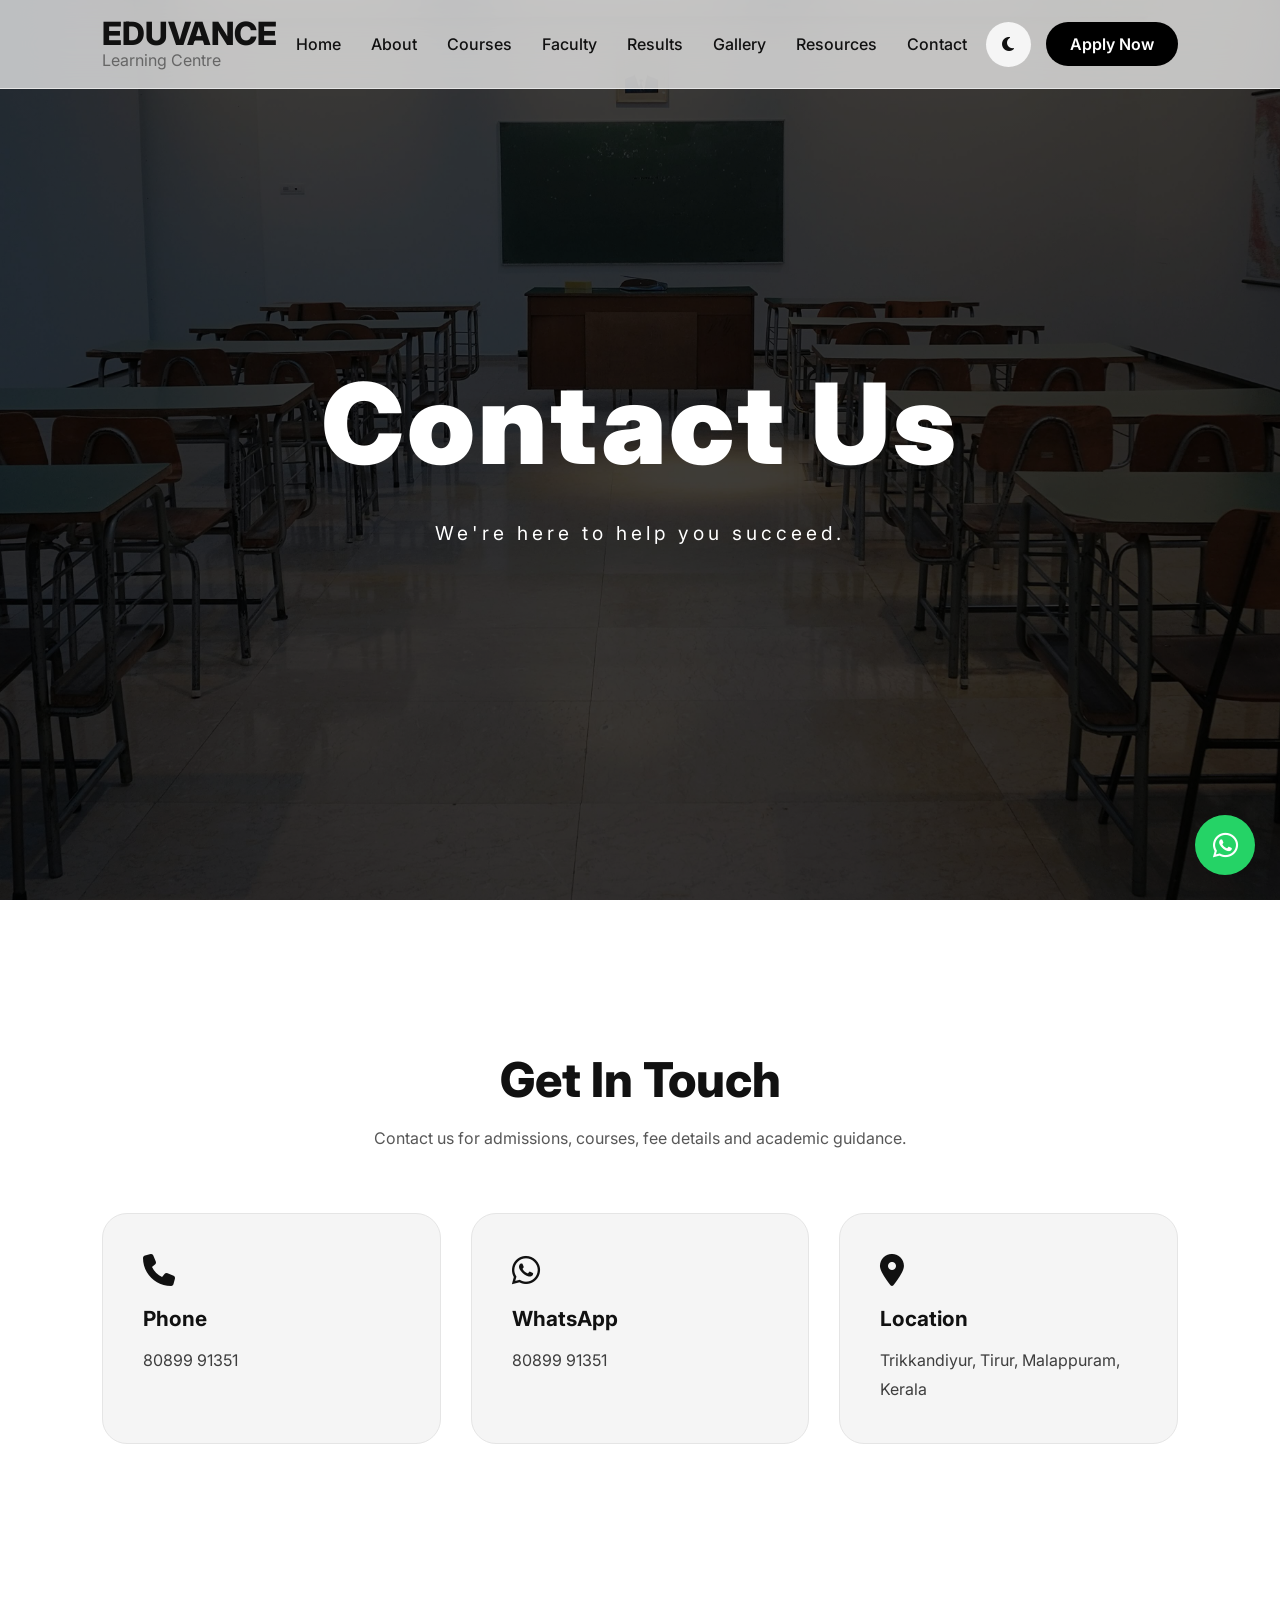
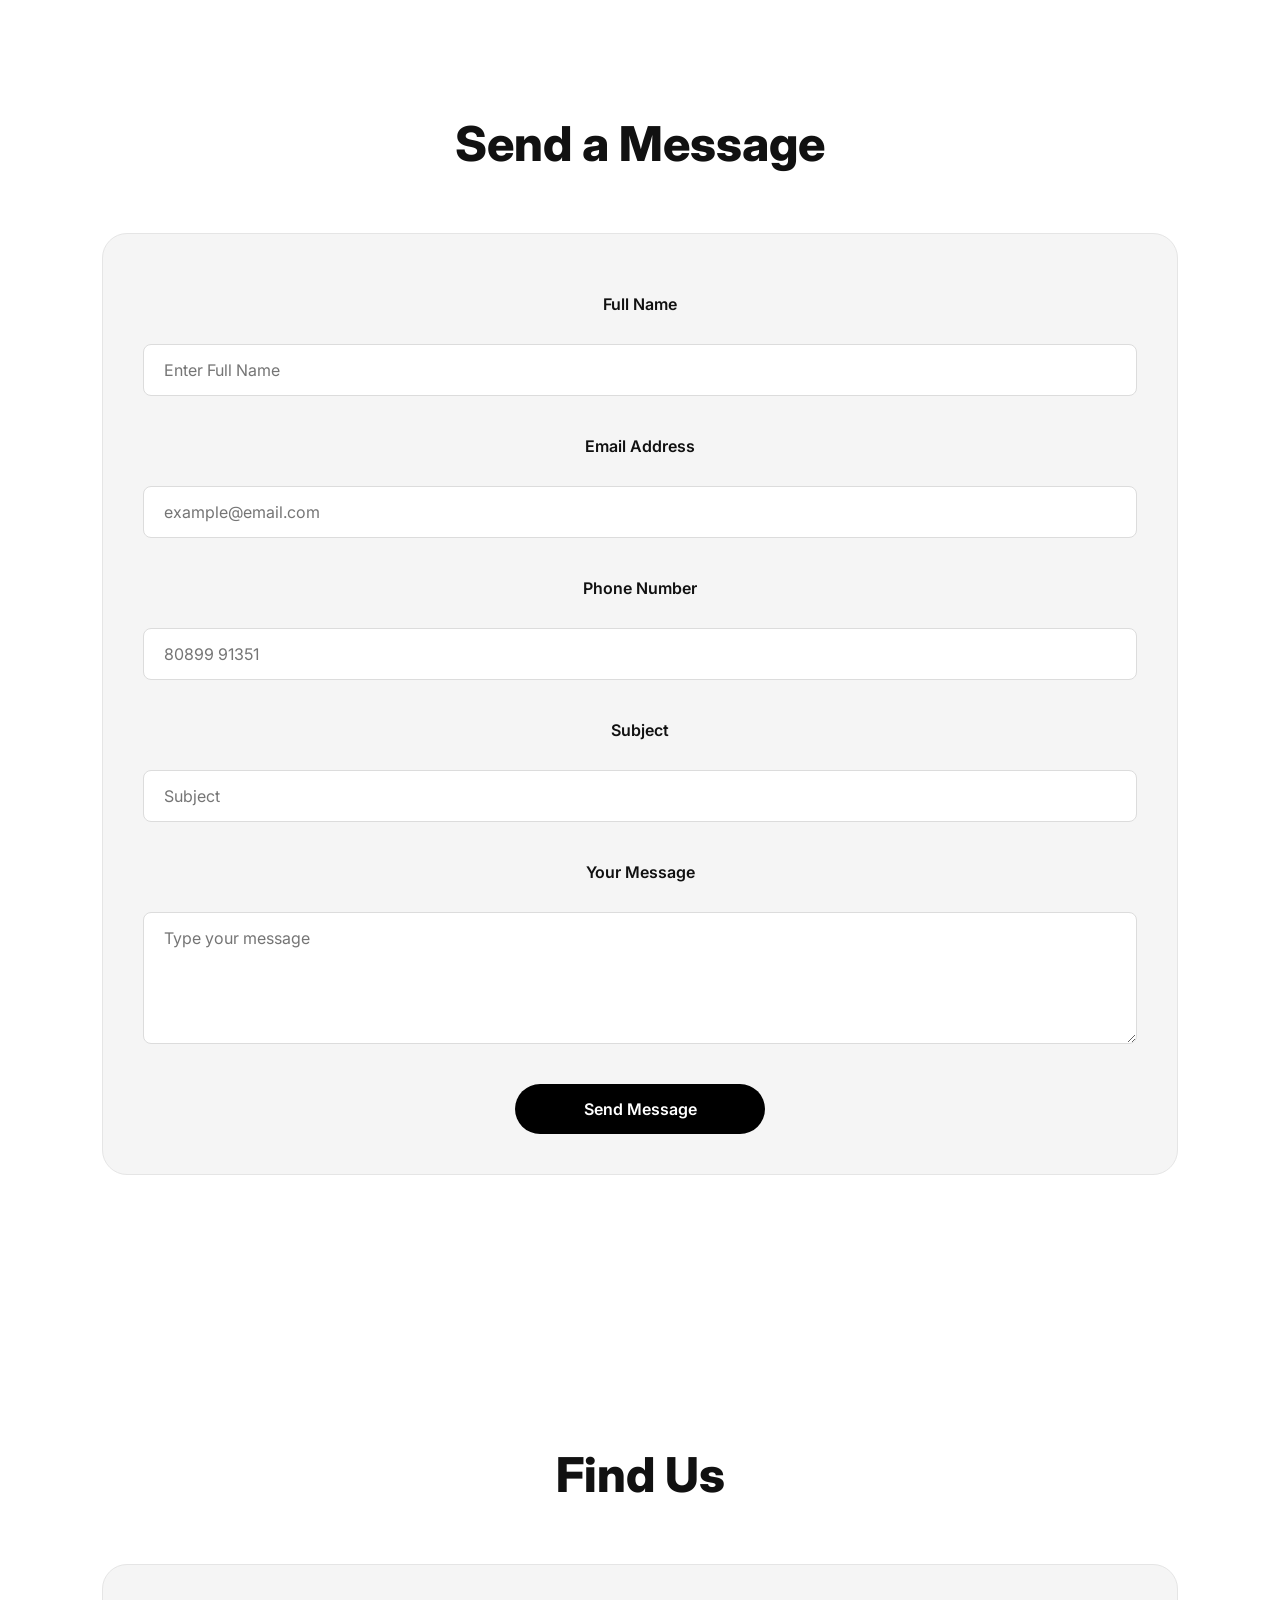
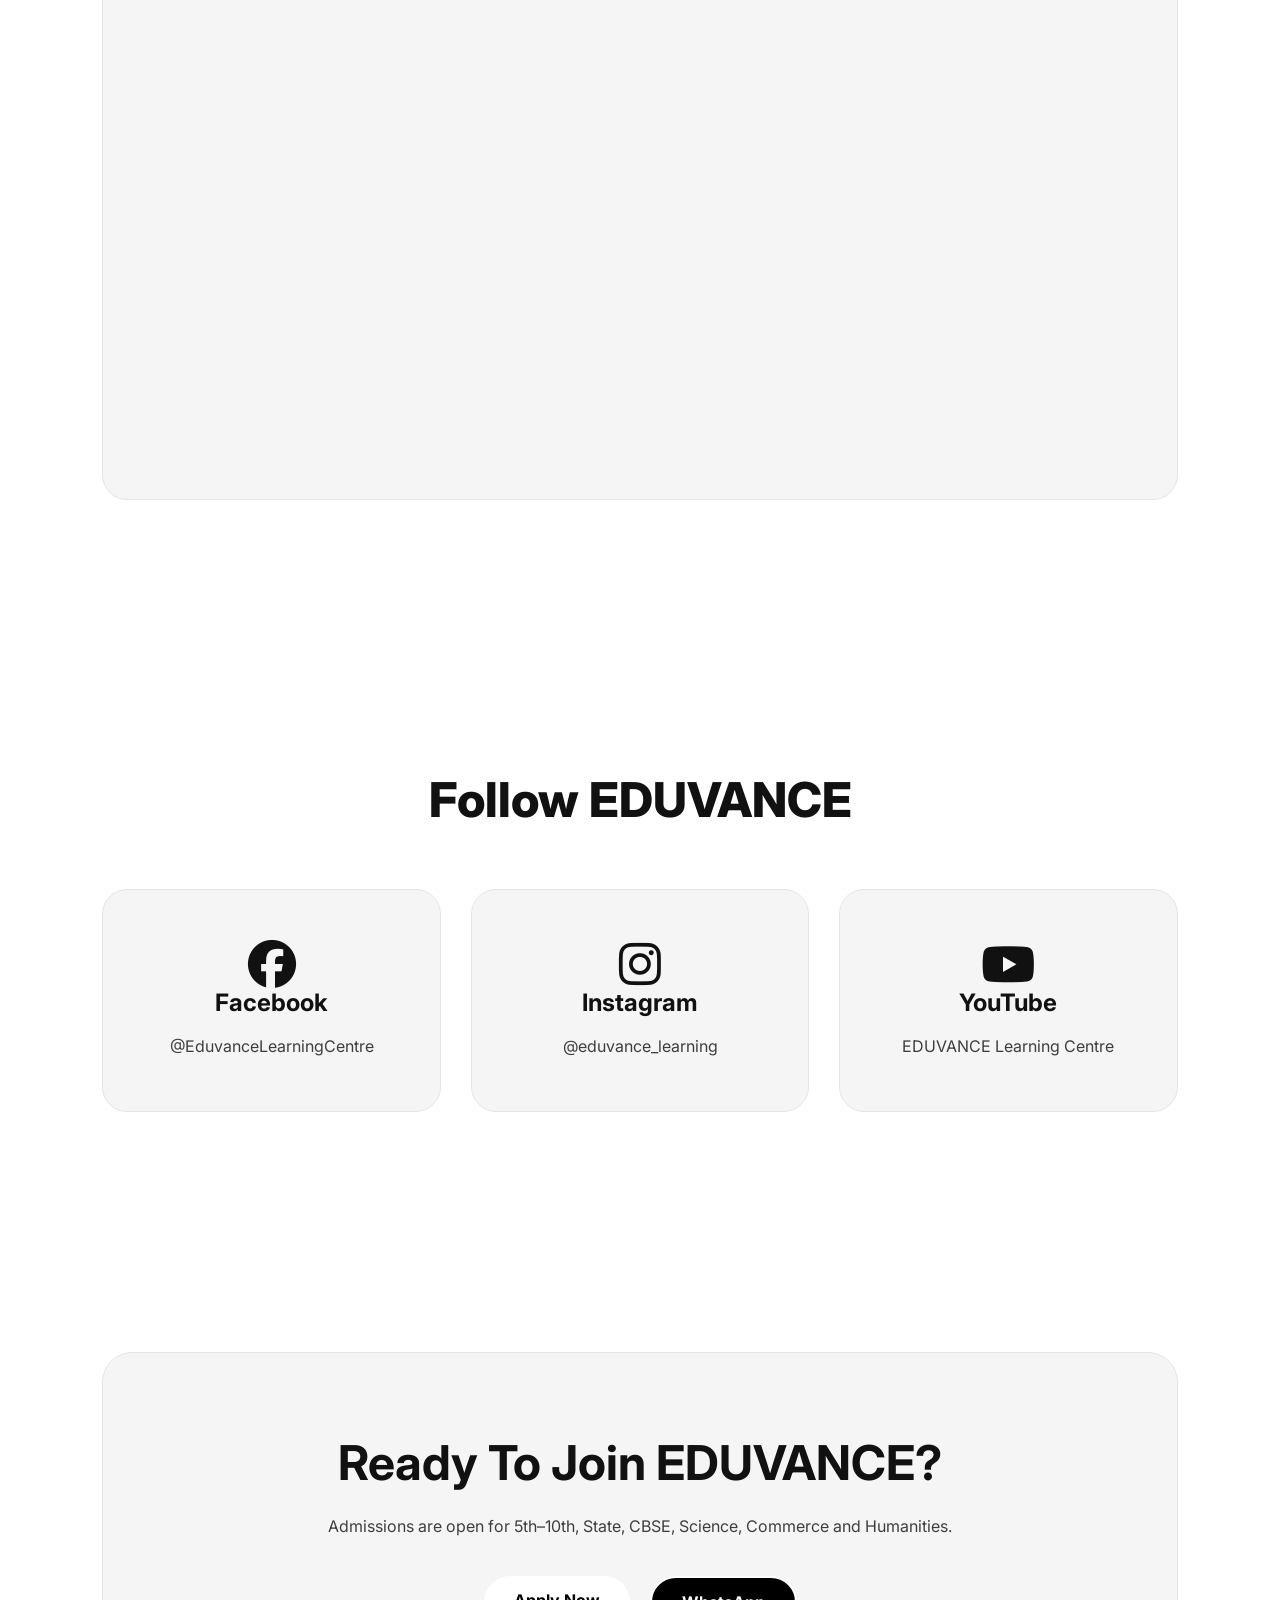
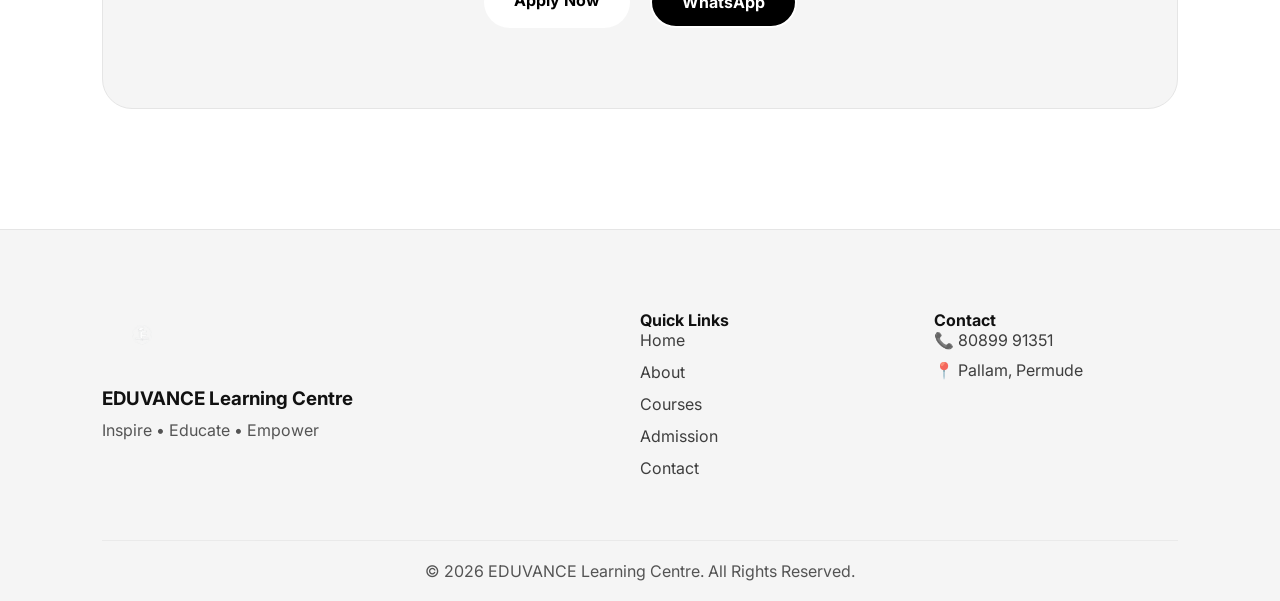
<file: contact.html>
<!DOCTYPE html>
<html lang="en">
<head>

<meta charset="UTF-8">
<meta name="viewport" content="width=device-width, initial-scale=1.0">

<title>Contact | EDUVANCE Learning Centre</title>

<link rel="stylesheet" href="assets/css/style.css">

<link rel="stylesheet"
href="https://cdnjs.cloudflare.com/ajax/libs/font-awesome/6.5.1/css/all.min.css">

</head>

<body>

<!-- NAVBAR -->

<header>

<nav class="navbar">

<div class="nav-left">


<h2>EDUVANCE</h2>
<span>Learning Centre</span>

</div>

</div>

<ul class="nav-links">

<li><a href="index.html">Home</a></li>
<li><a href="about.html">About</a></li>
<li><a href="courses.html">Courses</a></li>
<li><a href="faculty.html">Faculty</a></li>
<li><a href="results.html">Results</a></li>
<li><a href="gallery.html">Gallery</a></li>
<li><a href="resources.html">Resources</a></li>
<li><a href="contact.html">Contact</a></li>

</ul>

<div class="nav-right">

<button id="theme-toggle">
<i class="fas fa-moon"></i>
</button>

<a href="admission.html" class="nav-btn">
Apply Now
</a>

</div>

</nav>

</header>

<!-- HERO -->

<section class="hero">

<div class="hero-overlay"></div>

<div class="hero-content">

<h1>Contact Us</h1>

<p>

We're here to help you succeed.

</p>

</div>

</section>

<!-- CONTACT INFO -->

<section class="why-eduvance">

<div class="section-title">

<h2>Get In Touch</h2>

<p>

Contact us for admissions, courses,
fee details and academic guidance.

</p>

</div>

<div class="why-grid">

<div class="feature-card">

<i class="fas fa-phone"></i>

<h3>Phone</h3>

<p>

80899 91351

</p>

</div>

<div class="feature-card">

<i class="fab fa-whatsapp"></i>

<h3>WhatsApp</h3>

<p>

80899 91351

</p>

</div>

<div class="feature-card">

<i class="fas fa-map-marker-alt"></i>

<h3>Location</h3>

<p>

Trikkandiyur, Tirur,
Malappuram, Kerala

</p>

</div>

</div>

</section>

<!-- CONTACT FORM -->

<section class="stats-section">

<div class="section-title">

<h2>Send a Message</h2>

</div>

<div class="feature-card">

<form class="admission-form"
      action="https://formsubmit.co/bathiihhh@gmail.com"
      method="POST"
      id="contactForm">

    <!-- FormSubmit Settings -->
    <input type="hidden" name="_captcha" value="false">

    <input type="hidden"
           name="_subject"
           value="New Contact Form Message">

    <input type="hidden"
           name="_next"
           value="https://aabdulrahmannba.github.io/EDUVANCE/contact.html">


<!-- Full Name -->
<label>Full Name</label>
<input type="text"
       id="name"
       name="Name"
       placeholder="Enter Full Name"
       required>

<!-- Email -->
<label>Email Address</label>
<input type="email"
       id="email"
       name="Email"
       placeholder="example@email.com"
       required>

<!-- Phone -->
<label>Phone Number</label>
<input type="tel"
       id="phone"
       name="Phone"
       placeholder="80899 91351"
       required>

<!-- Subject -->
<label>Subject</label>
<input type="text"
       id="subject"
       name="Subject"
       placeholder="Subject"
       required>

<!-- Message -->
<label>Your Message</label>
<textarea id="message"
          name="Message"
          rows="5"
          placeholder="Type your message"
          required></textarea>

<!-- Submit Button -->
<button type="submit">
    Send Message
</button>

</form>

</div>

</section>

<!-- GOOGLE MAP -->

<section class="achievement-section">

<div class="section-title">

<h2>Find Us</h2>

</div>

<div class="feature-card">

<iframe
    src="https://www.google.com/maps/embed?pb=!1m14!1m12!1m3!1d973.205849531804!2d75.01131225397947!3d12.659581467181205!2m3!1f0!2f0!3f0!3m2!1i1024!2i768!4f13.1!5e0!3m2!1sen!2sin!4v1780571029273!5m2!1sen!2sin"
    width="100%"
    height="450"
    style="border:0; border-radius:20px;"
    allowfullscreen=""
    loading="lazy"
    referrerpolicy="no-referrer-when-downgrade">
</iframe>

</div>

</section>

<!-- SOCIAL MEDIA -->

<section class="achievement-section">

<div class="section-title">

<h2>Follow EDUVANCE</h2>

</div>

<div class="achievement-grid">

<div class="achievement-card">

<i class="fab fa-facebook fa-3x"></i>

<h3>Facebook</h3>

<p>@EduvanceLearningCentre</p>

</div>

<div class="achievement-card">

<i class="fab fa-instagram fa-3x"></i>

<h3>Instagram</h3>

<p>@eduvance_learning</p>

</div>

<div class="achievement-card">

<i class="fab fa-youtube fa-3x"></i>

<h3>YouTube</h3>

<p>EDUVANCE Learning Centre</p>

</div>

</div>

</section>

<!-- CTA -->

<section class="admission-cta">

<div class="cta-content">

<h2>

Ready To Join EDUVANCE?

</h2>

<p>

Admissions are open for 5th–10th,
State, CBSE, Science, Commerce and Humanities.

</p>

<div class="cta-buttons">

<a href="admission.html"
class="btn-primary">

Apply Now

</a>

<a href="https://wa.me/918089991351"
target="_blank"
class="btn-secondary">

WhatsApp

</a>

</div>

</div>

</section>

<!-- FOOTER -->

<footer class="footer">

<div class="footer-container">

<div class="footer-brand">

<img src="assets/images/logo.png"
alt="EDUVANCE">

<h3>EDUVANCE Learning Centre</h3>

<p>

Inspire • Educate • Empower

</p>

</div>

<div class="footer-links">

<h4>Quick Links</h4>

<ul>

<li><a href="index.html">Home</a></li>
<li><a href="about.html">About</a></li>
<li><a href="courses.html">Courses</a></li>
<li><a href="admission.html">Admission</a></li>
<li><a href="contact.html">Contact</a></li>

</ul>

</div>

<div class="footer-contact">

<h4>Contact</h4>

<p>📞 80899 91351</p>
<p>📍 Pallam, Permude</p>

</div>

</div>

<div class="footer-bottom">

<p>

© 2026 EDUVANCE Learning Centre.
All Rights Reserved.

</p>

</div>

</footer>

<!-- WHATSAPP FLOAT -->

<a href="https://wa.me/918089991351"
class="whatsapp-btn"
target="_blank">

<i class="fab fa-whatsapp"></i>

</a>

<!-- BACK TO TOP -->

<button id="backToTop">

<i class="fas fa-arrow-up"></i>

</button>

<script src="assets/js/script.js"></script>

<script>
document.getElementById("contactForm").addEventListener("submit", function() {

setTimeout(function() {

const name = document.getElementById("name").value;
const email = document.getElementById("email").value;
const phone = document.getElementById("phone").value;
const subject = document.getElementById("subject").value;
const message = document.getElementById("message").value;

const whatsappMessage =
`New Contact Form Message

Name: ${name}
Email: ${email}
Phone: ${phone}
Subject: ${subject}

Message:
${message}`;

window.open(
"https://wa.me/918089991351?text=" +
encodeURIComponent(whatsappMessage),
"_blank"
);

}, 1500);

});
</script>

</body>
</html>
</file>
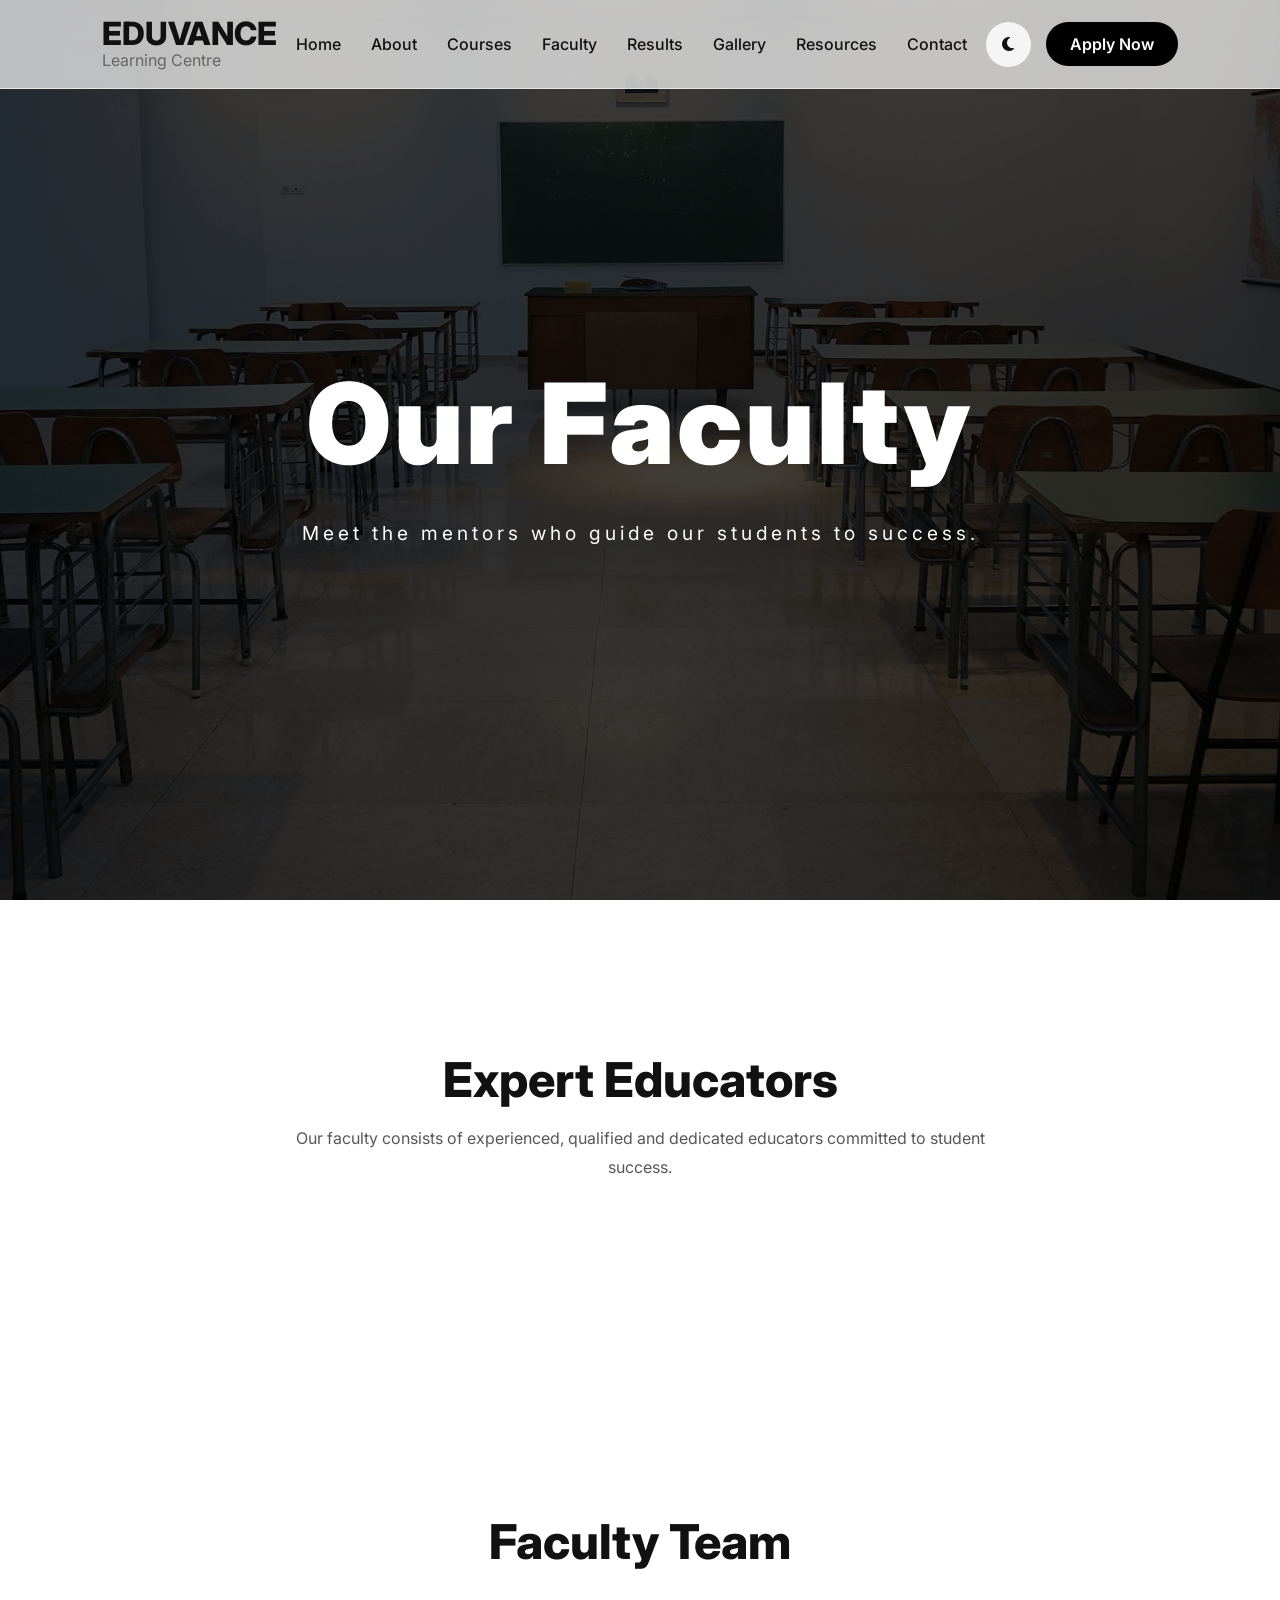
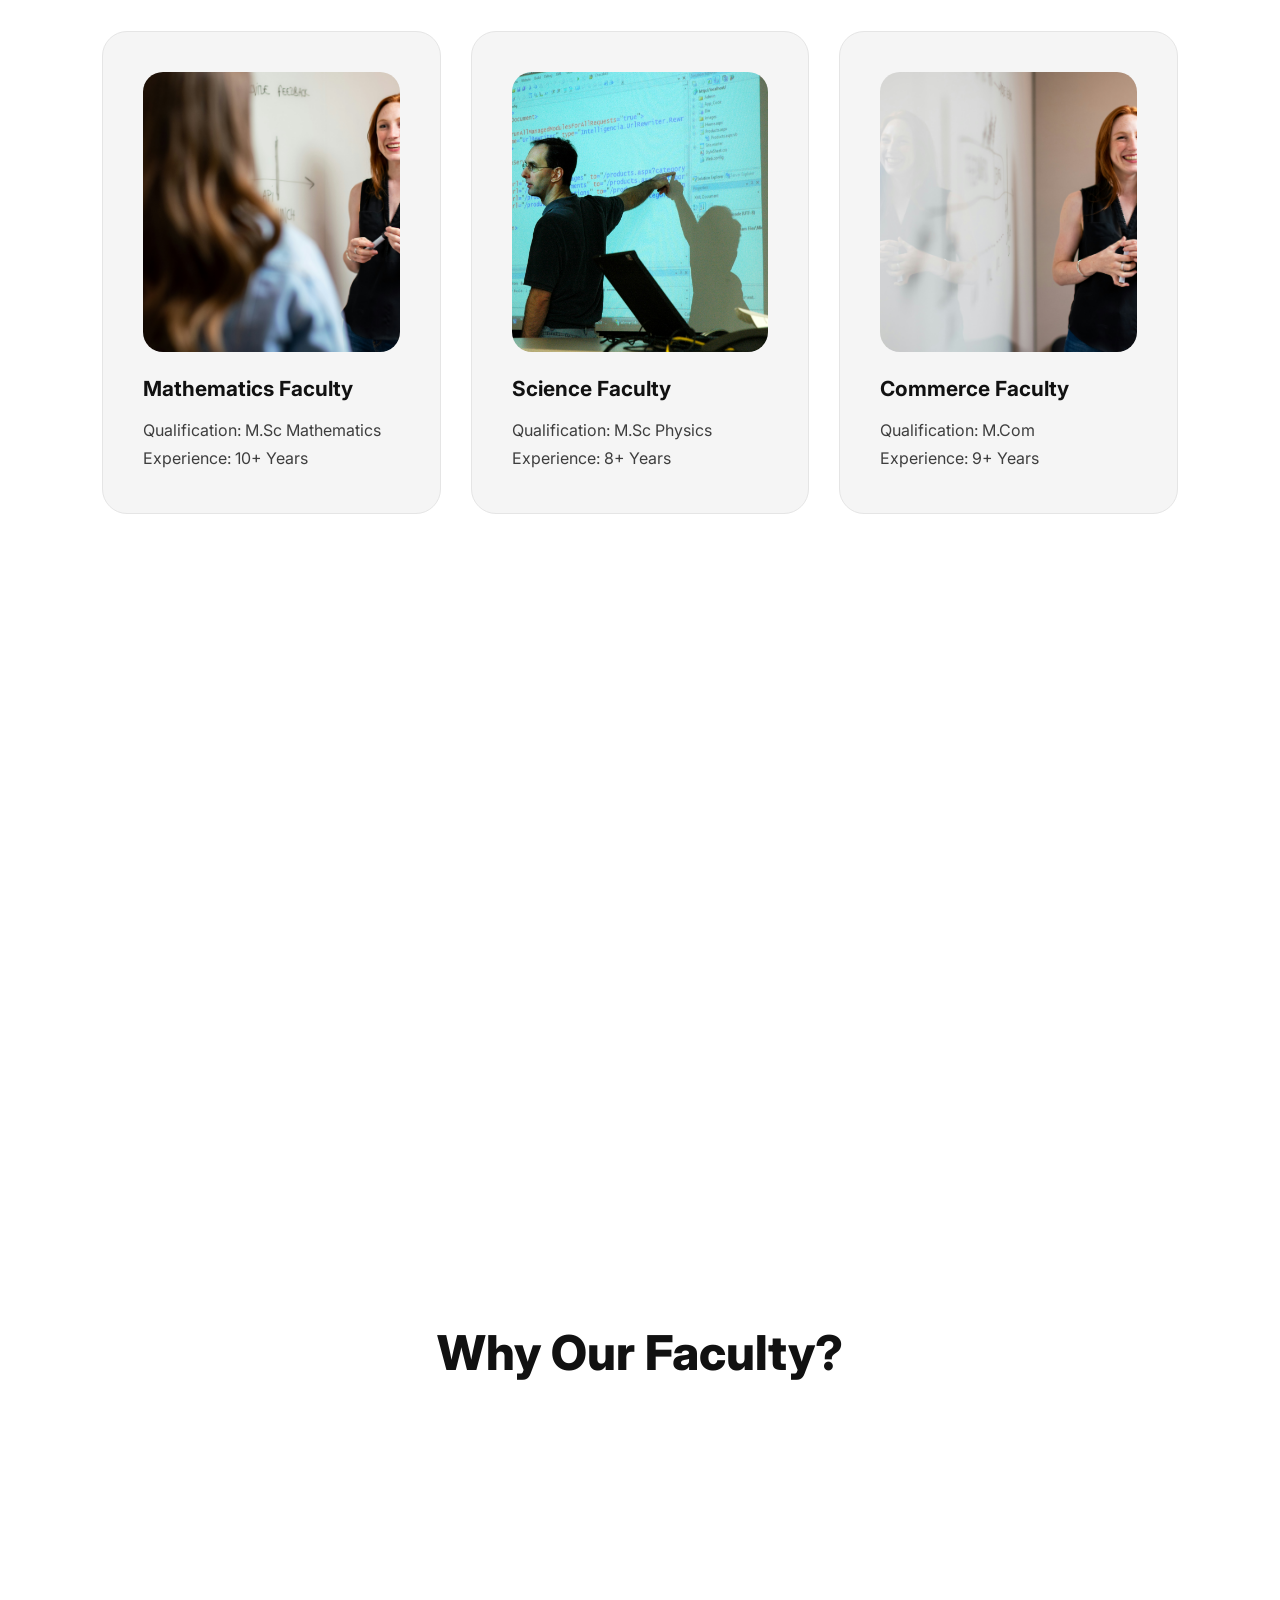
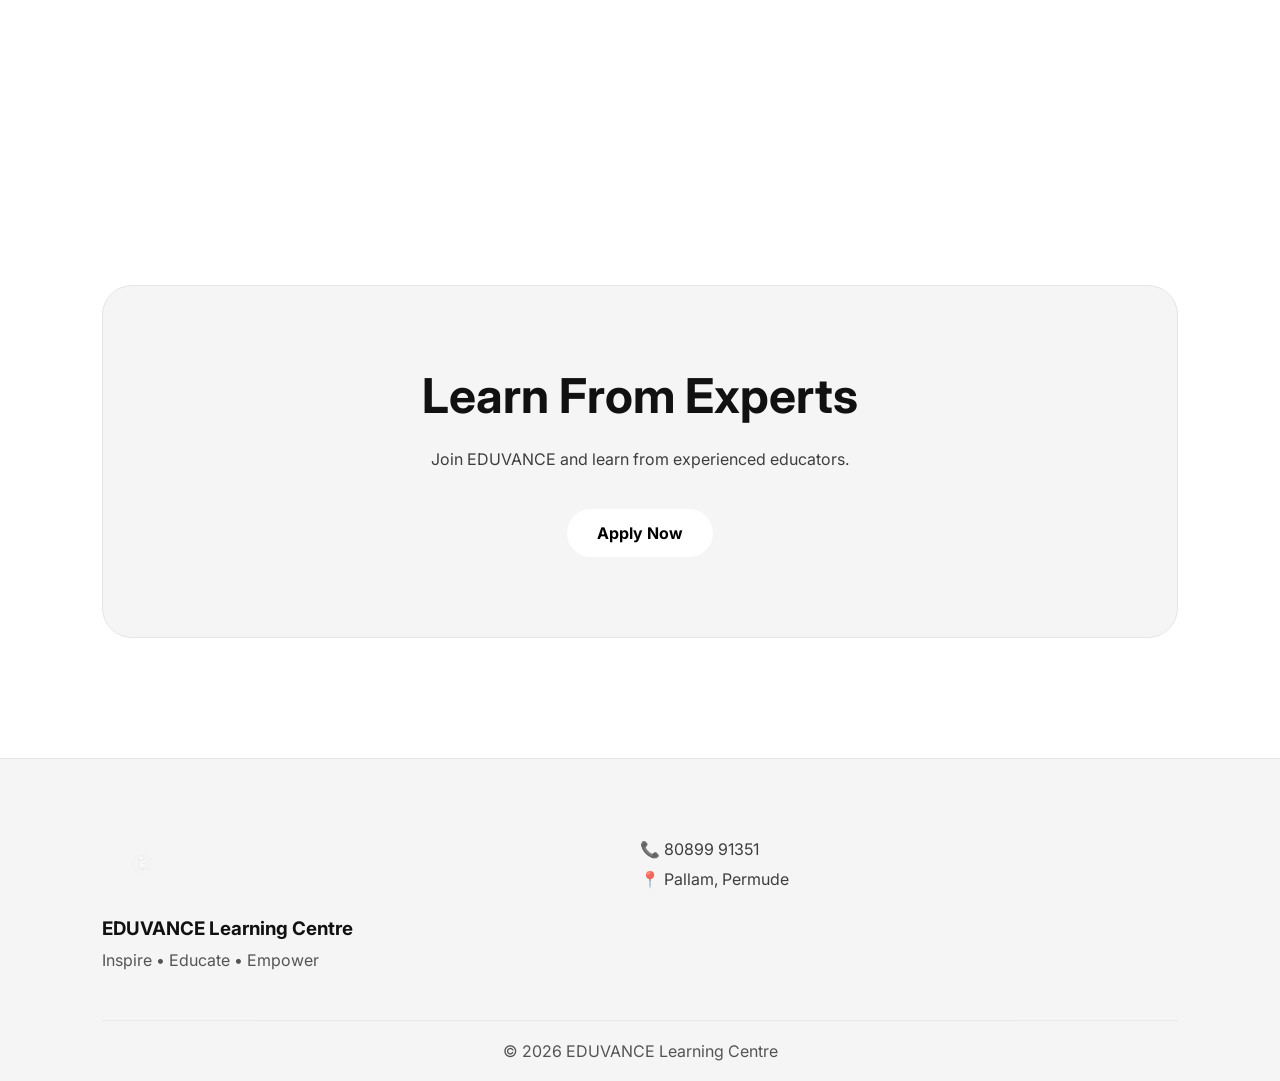
<file: faculty.html>
<!DOCTYPE html>
<html lang="en">
<head>

<meta charset="UTF-8">
<meta name="viewport" content="width=device-width, initial-scale=1.0">

<title>Faculty | EDUVANCE Learning Centre</title>

<link rel="stylesheet" href="assets/css/style.css">

<link rel="stylesheet"
href="https://cdnjs.cloudflare.com/ajax/libs/font-awesome/6.5.1/css/all.min.css">

</head>

<body>

<!-- NAVBAR -->

<header>

<nav class="navbar">

<div class="nav-left">


<h2>EDUVANCE</h2>
<span>Learning Centre</span>

</div>

</div>

<ul class="nav-links">

<li><a href="index.html">Home</a></li>
<li><a href="about.html">About</a></li>
<li><a href="courses.html">Courses</a></li>
<li><a href="faculty.html">Faculty</a></li>
<li><a href="results.html">Results</a></li>
<li><a href="gallery.html">Gallery</a></li>
<li><a href="resources.html">Resources</a></li>
<li><a href="contact.html">Contact</a></li>

</ul>

<div class="nav-right">

<button id="theme-toggle">
<i class="fas fa-moon"></i>
</button>

<a href="admission.html" class="nav-btn">
Apply Now
</a>

</div>

</nav>

</header>

<!-- HERO -->

<section class="hero">

<div class="hero-overlay"></div>

<div class="hero-content">

<h1>Our Faculty</h1>

<p>

Meet the mentors who guide
our students to success.

</p>

</div>

</section>

<!-- INTRO -->

<section class="stats-section">

<div class="section-title">

<h2>Expert Educators</h2>

<p>

Our faculty consists of experienced,
qualified and dedicated educators
committed to student success.

</p>

</div>

</section>

<!-- FACULTY CARDS -->

<section class="why-eduvance">

<div class="section-title">

<h2>Faculty Team</h2>

</div>

<div class="why-grid">

<div class="feature-card">

<img src="assets/images/faculty1.jpg"
class="faculty-img">

<h3>Mathematics Faculty</h3>

<p>
Qualification: M.Sc Mathematics
</p>

<p>
Experience: 10+ Years
</p>

</div>

<div class="feature-card">

<img src="assets/images/faculty2.jpg"
class="faculty-img">

<h3>Science Faculty</h3>

<p>
Qualification: M.Sc Physics
</p>

<p>
Experience: 8+ Years
</p>

</div>

<div class="feature-card">

<img src="assets/images/faculty3.jpg"
class="faculty-img">

<h3>Commerce Faculty</h3>

<p>
Qualification: M.Com
</p>

<p>
Experience: 9+ Years
</p>

</div>

<div class="feature-card">

<img src="assets/images/faculty4.jpg"
class="faculty-img">

<h3>Humanities Faculty</h3>

<p>
Qualification: M.A
</p>

<p>
Experience: 7+ Years
</p>

</div>

<div class="feature-card">

<img src="assets/images/faculty5.jpg"
class="faculty-img">

<h3>English Faculty</h3>

<p>
Qualification: M.A English
</p>

<p>
Experience: 12+ Years
</p>

</div>

<div class="feature-card">

<img src="assets/images/faculty6.jpg"
class="faculty-img">

<h3>Computer Science Faculty</h3>

<p>
Qualification: MCA
</p>

<p>
Experience: 6+ Years
</p>

</div>

</div>

</section>

<!-- WHY OUR FACULTY -->

<section class="achievement-section">

<div class="section-title">

<h2>Why Our Faculty?</h2>

</div>

<div class="achievement-grid">

<div class="achievement-card">

<h3>Experienced</h3>

<p>

Years of teaching excellence.

</p>

</div>

<div class="achievement-card">

<h3>Student Focused</h3>

<p>

Personal attention and guidance.

</p>

</div>

<div class="achievement-card">

<h3>Result Oriented</h3>

<p>

Focused on academic success.

</p>

</div>

</div>

</section>

<!-- CTA -->

<section class="admission-cta">

<div class="cta-content">

<h2>

Learn From Experts

</h2>

<p>

Join EDUVANCE and learn from
experienced educators.

</p>

<div class="cta-buttons">

<a href="admission.html"
class="btn-primary">

Apply Now

</a>

</div>

</div>

</section>

<!-- FOOTER -->

<footer class="footer">

<div class="footer-container">

<div class="footer-brand">

<img src="assets/images/logo.png">

<h3>EDUVANCE Learning Centre</h3>

<p>

Inspire • Educate • Empower

</p>

</div>

<div class="footer-contact">

<p>📞 80899 91351</p>

<p>📍 Pallam, Permude</p>

</div>

</div>

<div class="footer-bottom">

<p>

© 2026 EDUVANCE Learning Centre

</p>

</div>

</footer>

<script src="assets/js/script.js"></script>

</body>
</html>
</file>
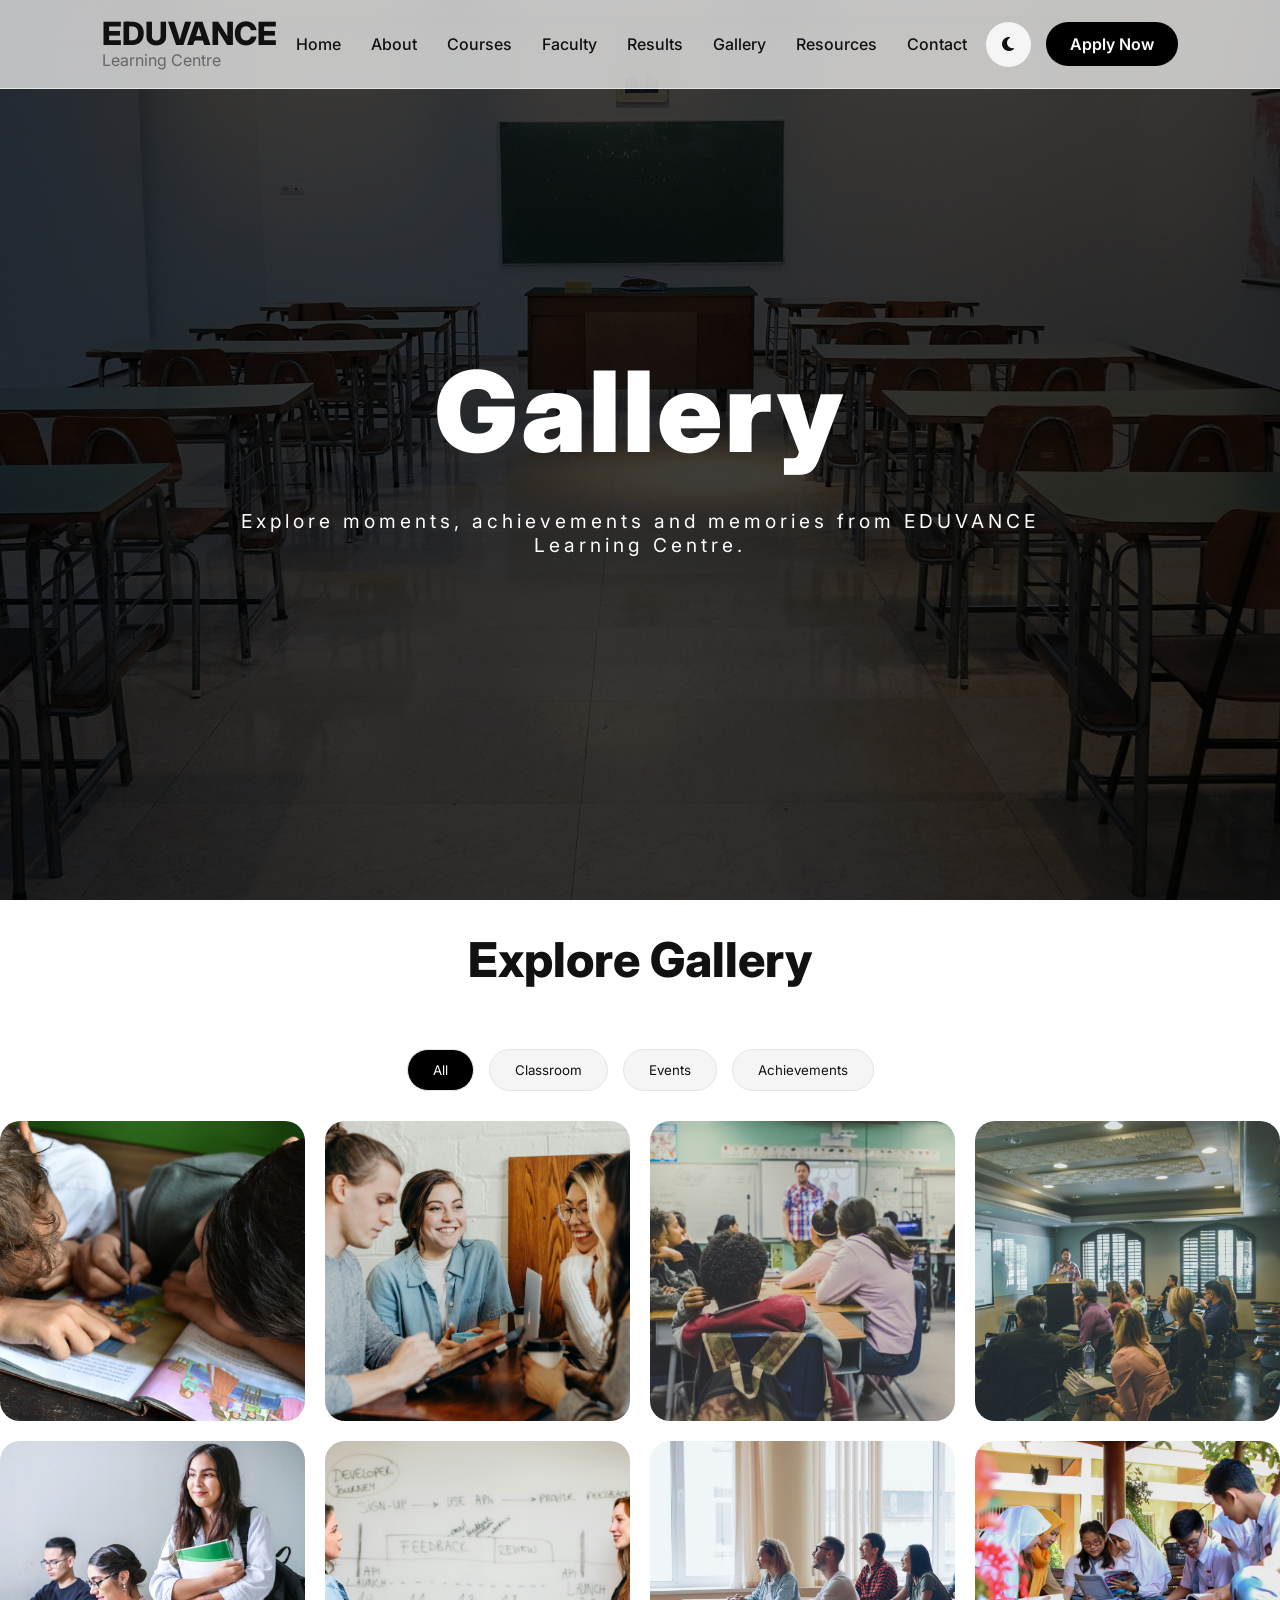
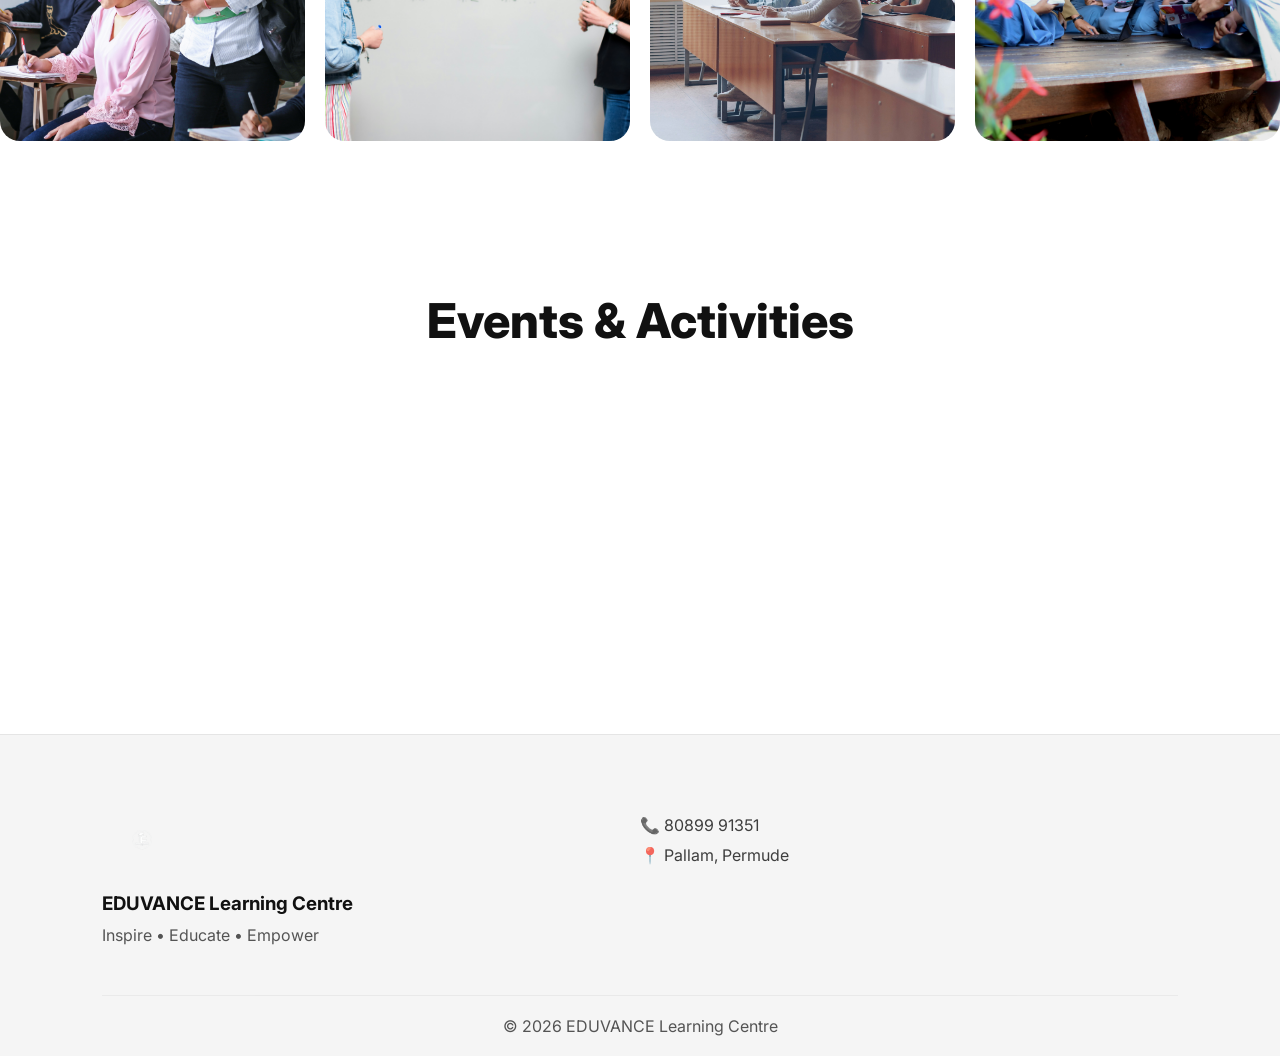
<file: gallery.html>
<!DOCTYPE html>
<html lang="en">
<head>

<meta charset="UTF-8">
<meta name="viewport" content="width=device-width, initial-scale=1.0">

<title>Gallery | EDUVANCE Learning Centre</title>

<link rel="stylesheet" href="assets/css/style.css">

<link rel="stylesheet"
href="https://cdnjs.cloudflare.com/ajax/libs/font-awesome/6.5.1/css/all.min.css">

</head>

<body>

<!-- NAVBAR -->

<header>

<nav class="navbar">

<div class="nav-left">



<h2>EDUVANCE</h2>
<span>Learning Centre</span>

</div>

</div>

<ul class="nav-links">

<li><a href="index.html">Home</a></li>
<li><a href="about.html">About</a></li>
<li><a href="courses.html">Courses</a></li>
<li><a href="faculty.html">Faculty</a></li>
<li><a href="results.html">Results</a></li>
<li><a href="gallery.html">Gallery</a></li>
<li><a href="resources.html">Resources</a></li>
<li><a href="contact.html">Contact</a></li>

</ul>

<div class="nav-right">

<button id="theme-toggle">
<i class="fas fa-moon"></i>
</button>

<a href="admission.html" class="nav-btn">
Apply Now
</a>

</div>

</nav>

</header>

<!-- HERO -->

<section class="hero">

<div class="hero-overlay"></div>

<div class="hero-content">

<h1>Gallery</h1>

<p>

Explore moments, achievements and memories
from EDUVANCE Learning Centre.

</p>

</div>

</section>

<!-- FILTERS -->

<section class="gallery-filters">

<div class="section-title">

<h2>Explore Gallery</h2>

</div>

<div class="filter-buttons">

<button class="filter-btn active">All</button>
<button class="filter-btn">Classroom</button>
<button class="filter-btn">Events</button>
<button class="filter-btn">Achievements</button>

</div>

</section>

<!-- GALLERY -->

<section class="gallery-section">

<div class="gallery-grid">

<img src="assets/images/gallery1.jpg" alt="">
<img src="assets/images/gallery2.jpg" alt="">
<img src="assets/images/gallery3.jpg" alt="">
<img src="assets/images/gallery4.jpg" alt="">
<img src="assets/images/gallery5.jpg" alt="">
<img src="assets/images/gallery6.jpg" alt="">
<img src="assets/images/gallery7.jpg" alt="">
<img src="assets/images/gallery8.jpg" alt="">

</div>

</section>

<!-- EVENTS -->

<section class="achievement-section">

<div class="section-title">

<h2>Events & Activities</h2>

</div>

<div class="achievement-grid">

<div class="achievement-card">

<h3>Seminars</h3>

<p>

Expert sessions and career guidance programs.

</p>

</div>

<div class="achievement-card">

<h3>Workshops</h3>

<p>

Interactive learning and practical sessions.

</p>

</div>

<div class="achievement-card">

<h3>Celebrations</h3>

<p>

Special events and student activities.

</p>

</div>

</div>

</section>

<!-- LIGHTBOX -->

<div id="lightbox">

<span id="closeLightbox">&times;</span>

<img id="lightboxImg">

</div>

<!-- FOOTER -->

<footer class="footer">

<div class="footer-container">

<div class="footer-brand">

<img src="assets/images/logo.png">

<h3>EDUVANCE Learning Centre</h3>

<p>

Inspire • Educate • Empower

</p>

</div>

<div class="footer-contact">

<p>📞 80899 91351</p>

<p>📍 Pallam, Permude</p>

</div>

</div>

<div class="footer-bottom">

<p>

© 2026 EDUVANCE Learning Centre

</p>

</div>

</footer>

<script src="assets/js/script.js"></script>

</body>
</html>
</file>
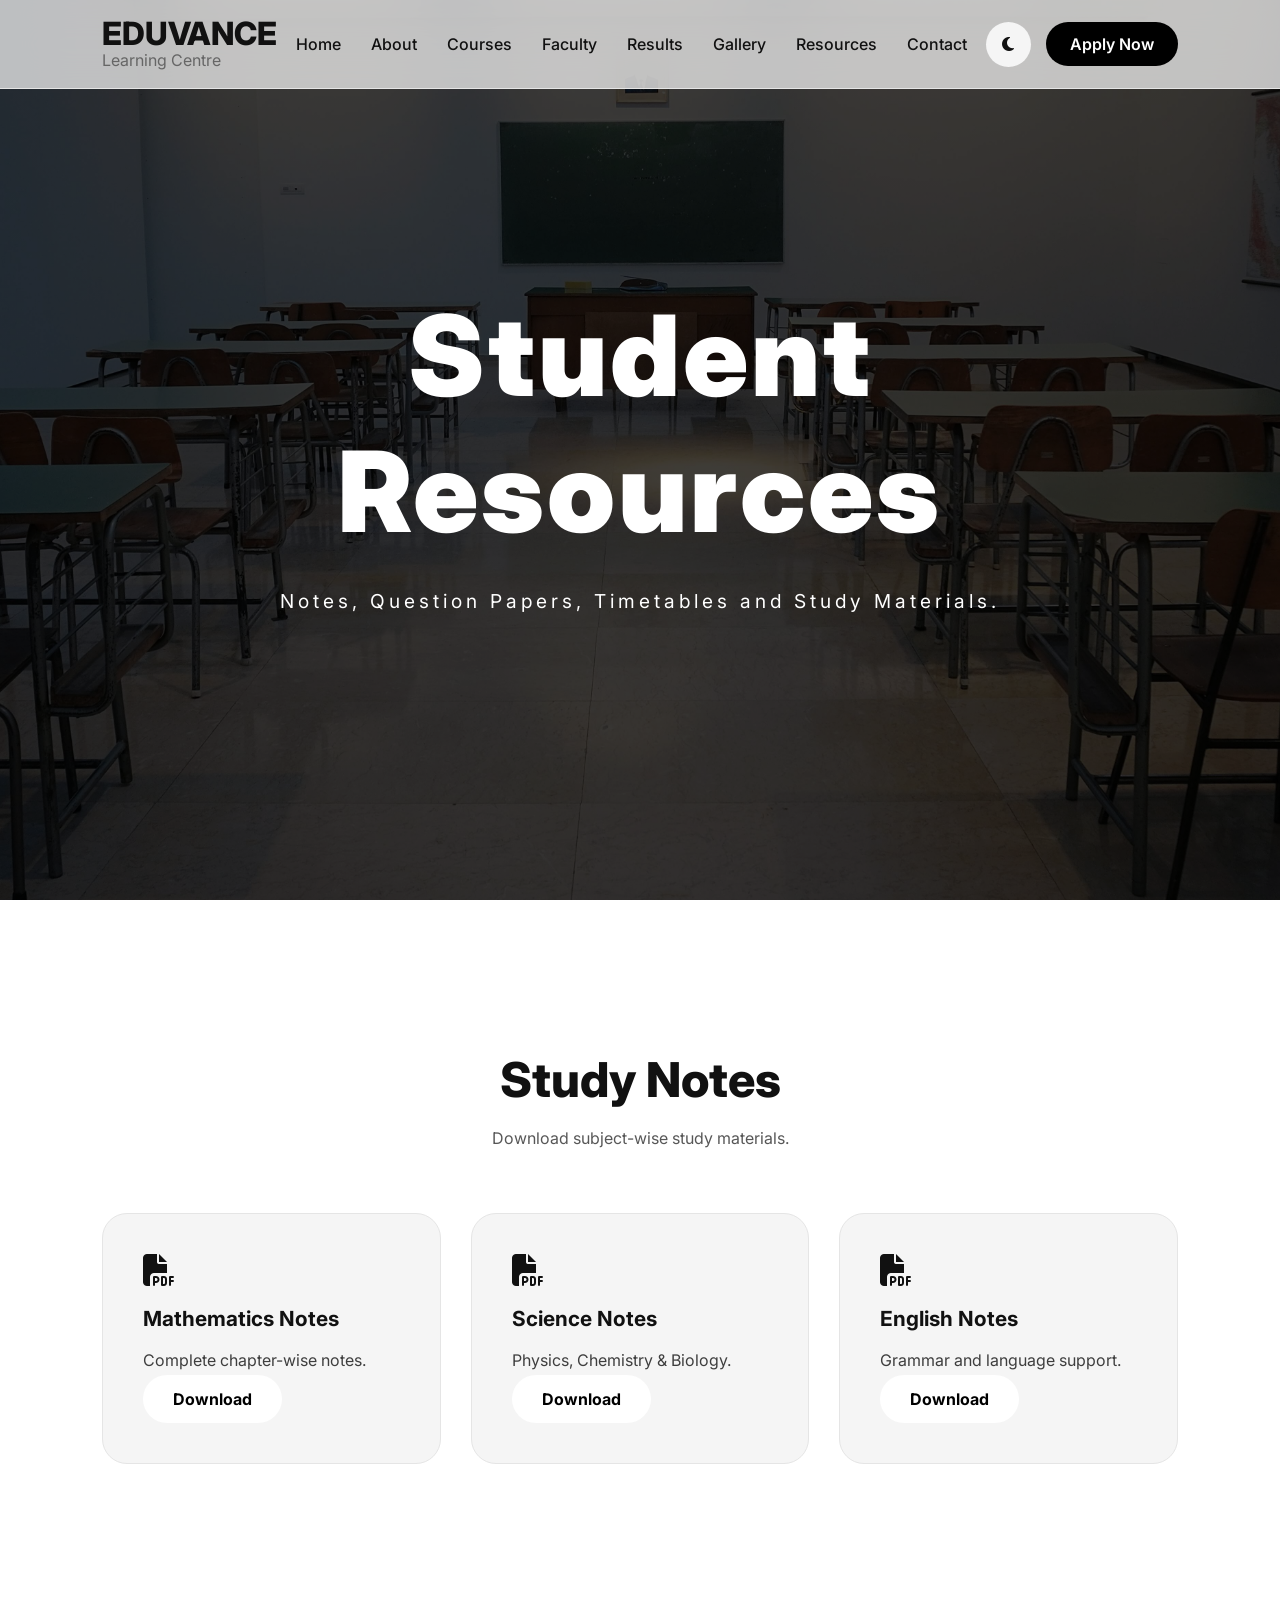
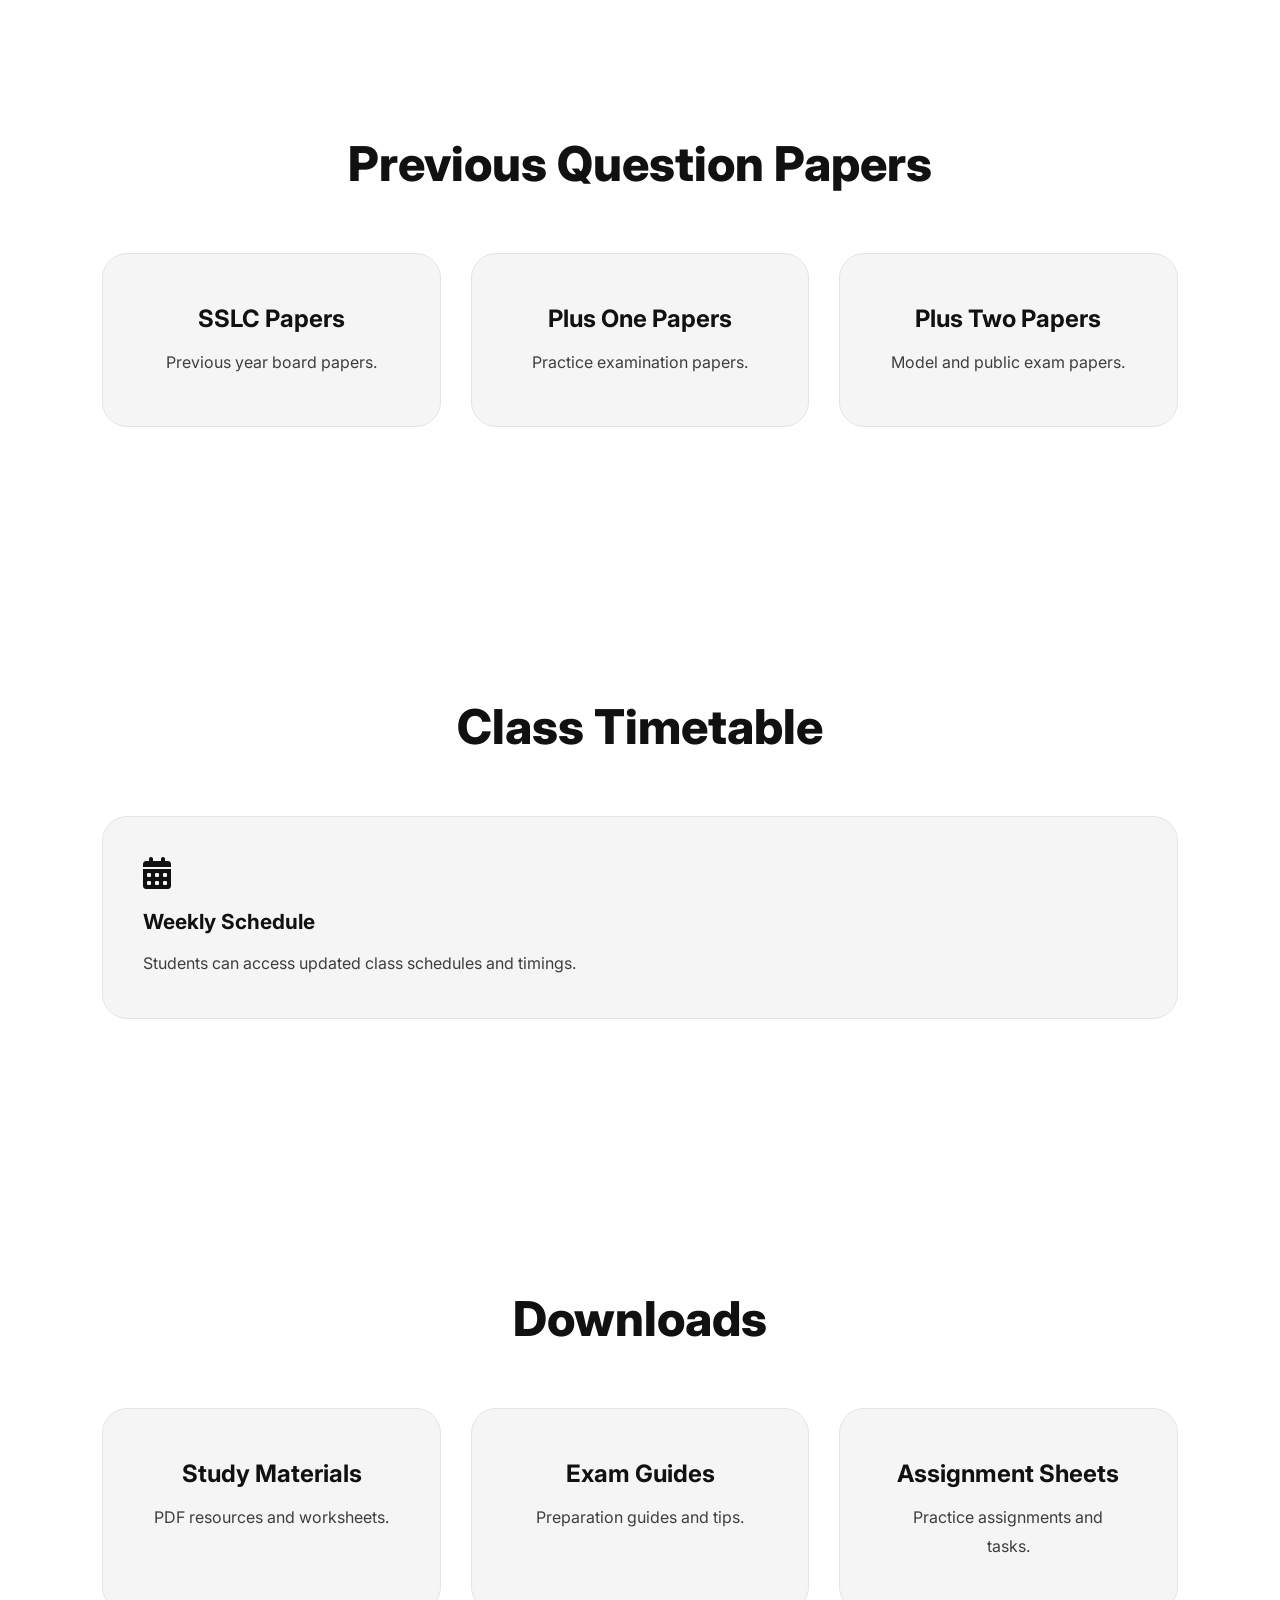
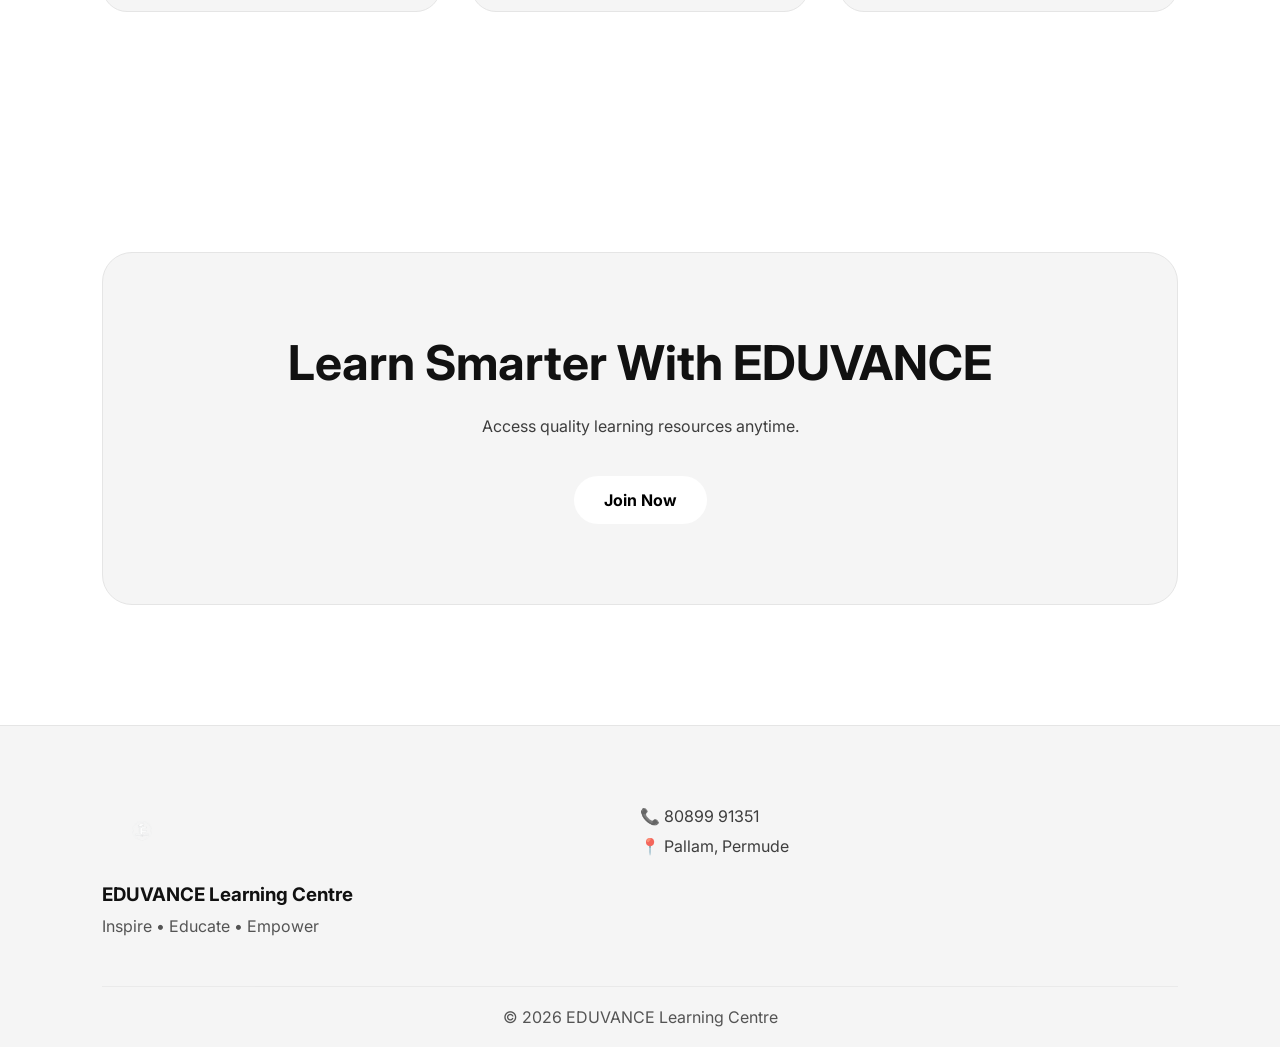
<file: resources.html>
<!DOCTYPE html>
<html lang="en">
<head>

<meta charset="UTF-8">
<meta name="viewport" content="width=device-width, initial-scale=1.0">

<title>Resources | EDUVANCE Learning Centre</title>

<link rel="stylesheet" href="assets/css/style.css">

<link rel="stylesheet"
href="https://cdnjs.cloudflare.com/ajax/libs/font-awesome/6.5.1/css/all.min.css">

</head>

<body>

<!-- NAVBAR -->

<header>

<nav class="navbar">

<div class="nav-left">



<h2>EDUVANCE</h2>
<span>Learning Centre</span>

</div>

</div>

<ul class="nav-links">

<li><a href="index.html">Home</a></li>
<li><a href="about.html">About</a></li>
<li><a href="courses.html">Courses</a></li>
<li><a href="faculty.html">Faculty</a></li>
<li><a href="results.html">Results</a></li>
<li><a href="gallery.html">Gallery</a></li>
<li><a href="resources.html">Resources</a></li>
<li><a href="contact.html">Contact</a></li>

</ul>

<div class="nav-right">

<button id="theme-toggle">
<i class="fas fa-moon"></i>
</button>

<a href="admission.html" class="nav-btn">
Apply Now
</a>

</div>

</nav>

</header>

<!-- HERO -->

<section class="hero">

<div class="hero-overlay"></div>

<div class="hero-content">

<h1>Student Resources</h1>

<p>

Notes, Question Papers, Timetables
and Study Materials.

</p>

</div>

</section>

<!-- NOTES -->

<section class="why-eduvance">

<div class="section-title">

<h2>Study Notes</h2>

<p>

Download subject-wise study materials.

</p>

</div>

<div class="why-grid">

<div class="feature-card">

<i class="fas fa-file-pdf"></i>

<h3>Mathematics Notes</h3>

<p>

Complete chapter-wise notes.

</p>

<a href="#" class="btn-primary">

Download

</a>

</div>

<div class="feature-card">

<i class="fas fa-file-pdf"></i>

<h3>Science Notes</h3>

<p>

Physics, Chemistry & Biology.

</p>

<a href="#" class="btn-primary">

Download

</a>

</div>

<div class="feature-card">

<i class="fas fa-file-pdf"></i>

<h3>English Notes</h3>

<p>

Grammar and language support.

</p>

<a href="#" class="btn-primary">

Download

</a>

</div>

</div>

</section>

<!-- QUESTION PAPERS -->

<section class="achievement-section">

<div class="section-title">

<h2>Previous Question Papers</h2>

</div>

<div class="achievement-grid">

<div class="achievement-card">

<h3>SSLC Papers</h3>

<p>

Previous year board papers.

</p>

</div>

<div class="achievement-card">

<h3>Plus One Papers</h3>

<p>

Practice examination papers.

</p>

</div>

<div class="achievement-card">

<h3>Plus Two Papers</h3>

<p>

Model and public exam papers.

</p>

</div>

</div>

</section>

<!-- TIMETABLE -->

<section class="why-eduvance">

<div class="section-title">

<h2>Class Timetable</h2>

</div>

<div class="feature-card">

<i class="fas fa-calendar-alt"></i>

<h3>Weekly Schedule</h3>

<p>

Students can access updated
class schedules and timings.

</p>

</div>

</section>

<!-- DOWNLOADS -->

<section class="achievement-section">

<div class="section-title">

<h2>Downloads</h2>

</div>

<div class="achievement-grid">

<div class="achievement-card">

<h3>Study Materials</h3>

<p>

PDF resources and worksheets.

</p>

</div>

<div class="achievement-card">

<h3>Exam Guides</h3>

<p>

Preparation guides and tips.

</p>

</div>

<div class="achievement-card">

<h3>Assignment Sheets</h3>

<p>

Practice assignments and tasks.

</p>

</div>

</div>

</section>

<!-- CTA -->

<section class="admission-cta">

<div class="cta-content">

<h2>

Learn Smarter With EDUVANCE

</h2>

<p>

Access quality learning resources anytime.

</p>

<div class="cta-buttons">

<a href="admission.html"
class="btn-primary">

Join Now

</a>

</div>

</div>

</section>

<!-- FOOTER -->

<footer class="footer">

<div class="footer-container">

<div class="footer-brand">

<img src="assets/images/logo.png">

<h3>EDUVANCE Learning Centre</h3>

<p>

Inspire • Educate • Empower

</p>

</div>

<div class="footer-contact">

<p>📞 80899 91351</p>

<p>📍 Pallam, Permude</p>

</div>

</div>

<div class="footer-bottom">

<p>

© 2026 EDUVANCE Learning Centre

</p>

</div>

</footer>

<script src="assets/js/script.js"></script>

</body>
</html>
</file>
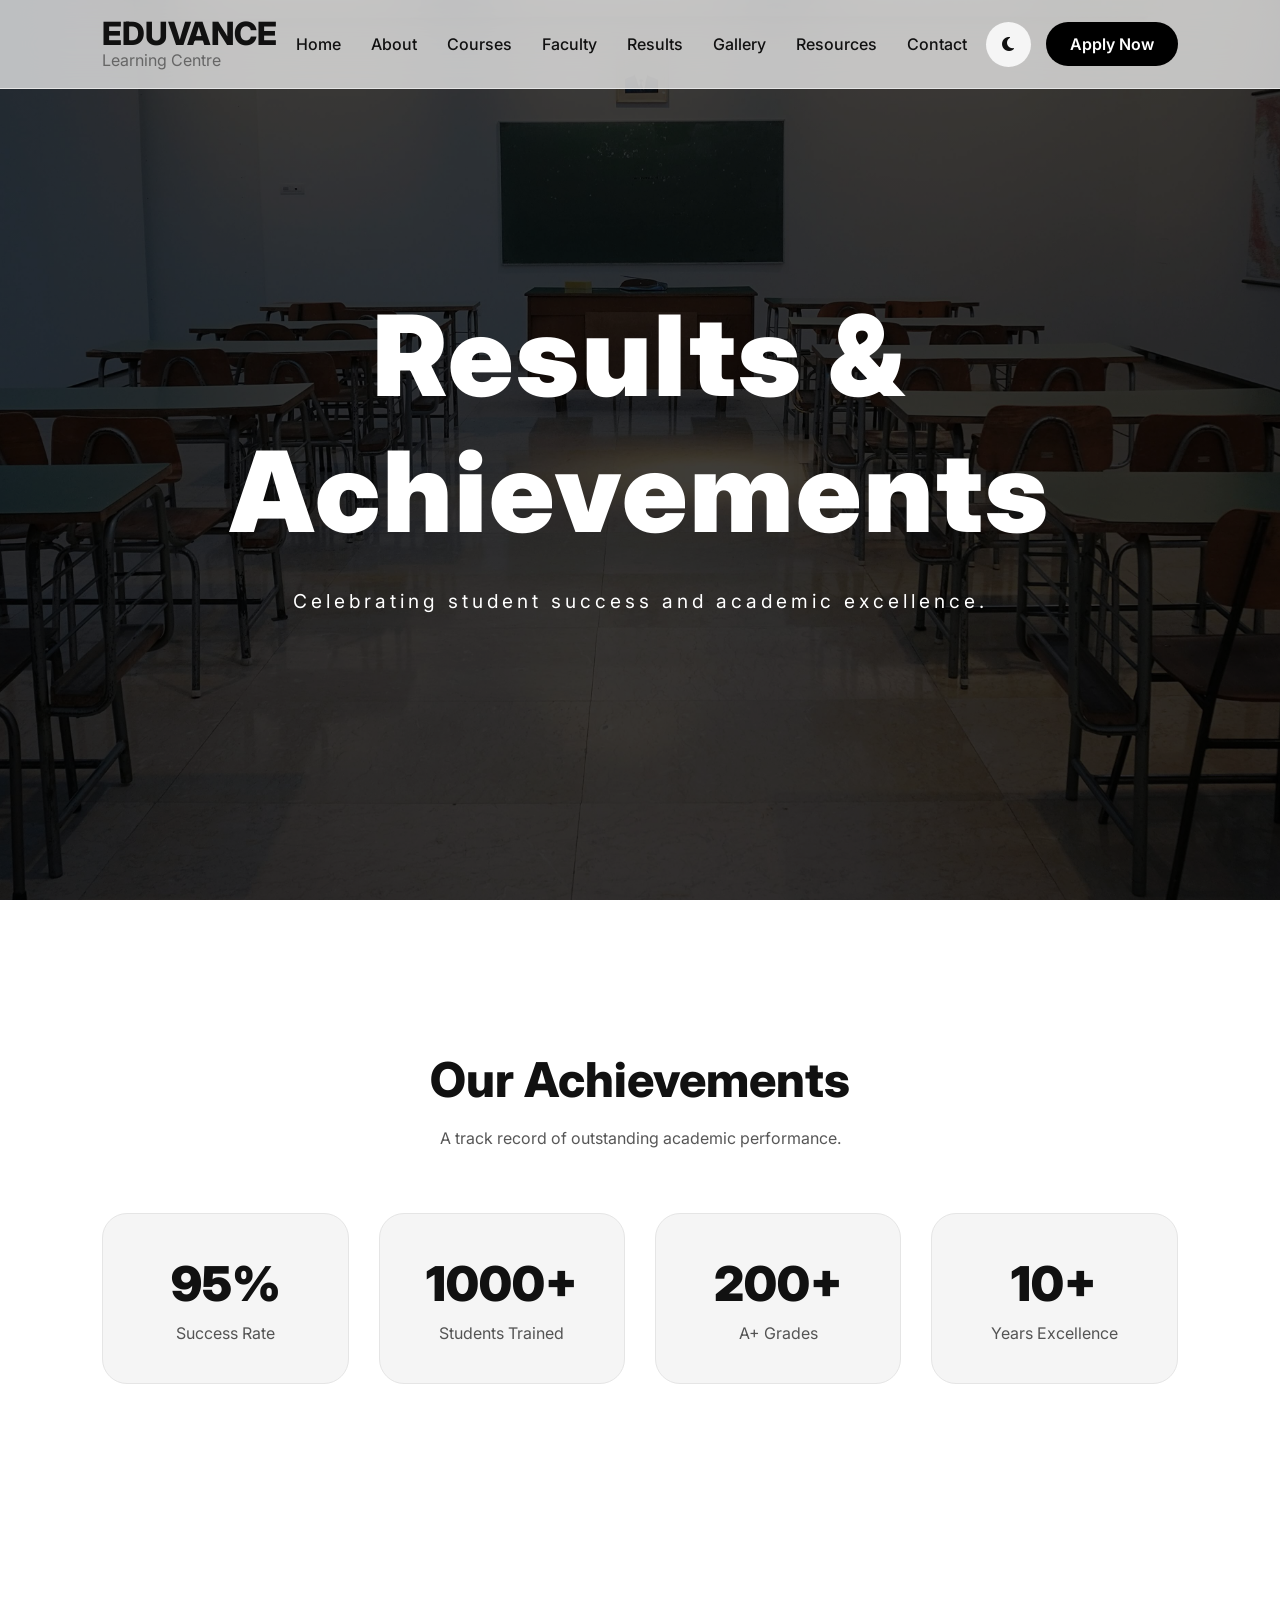
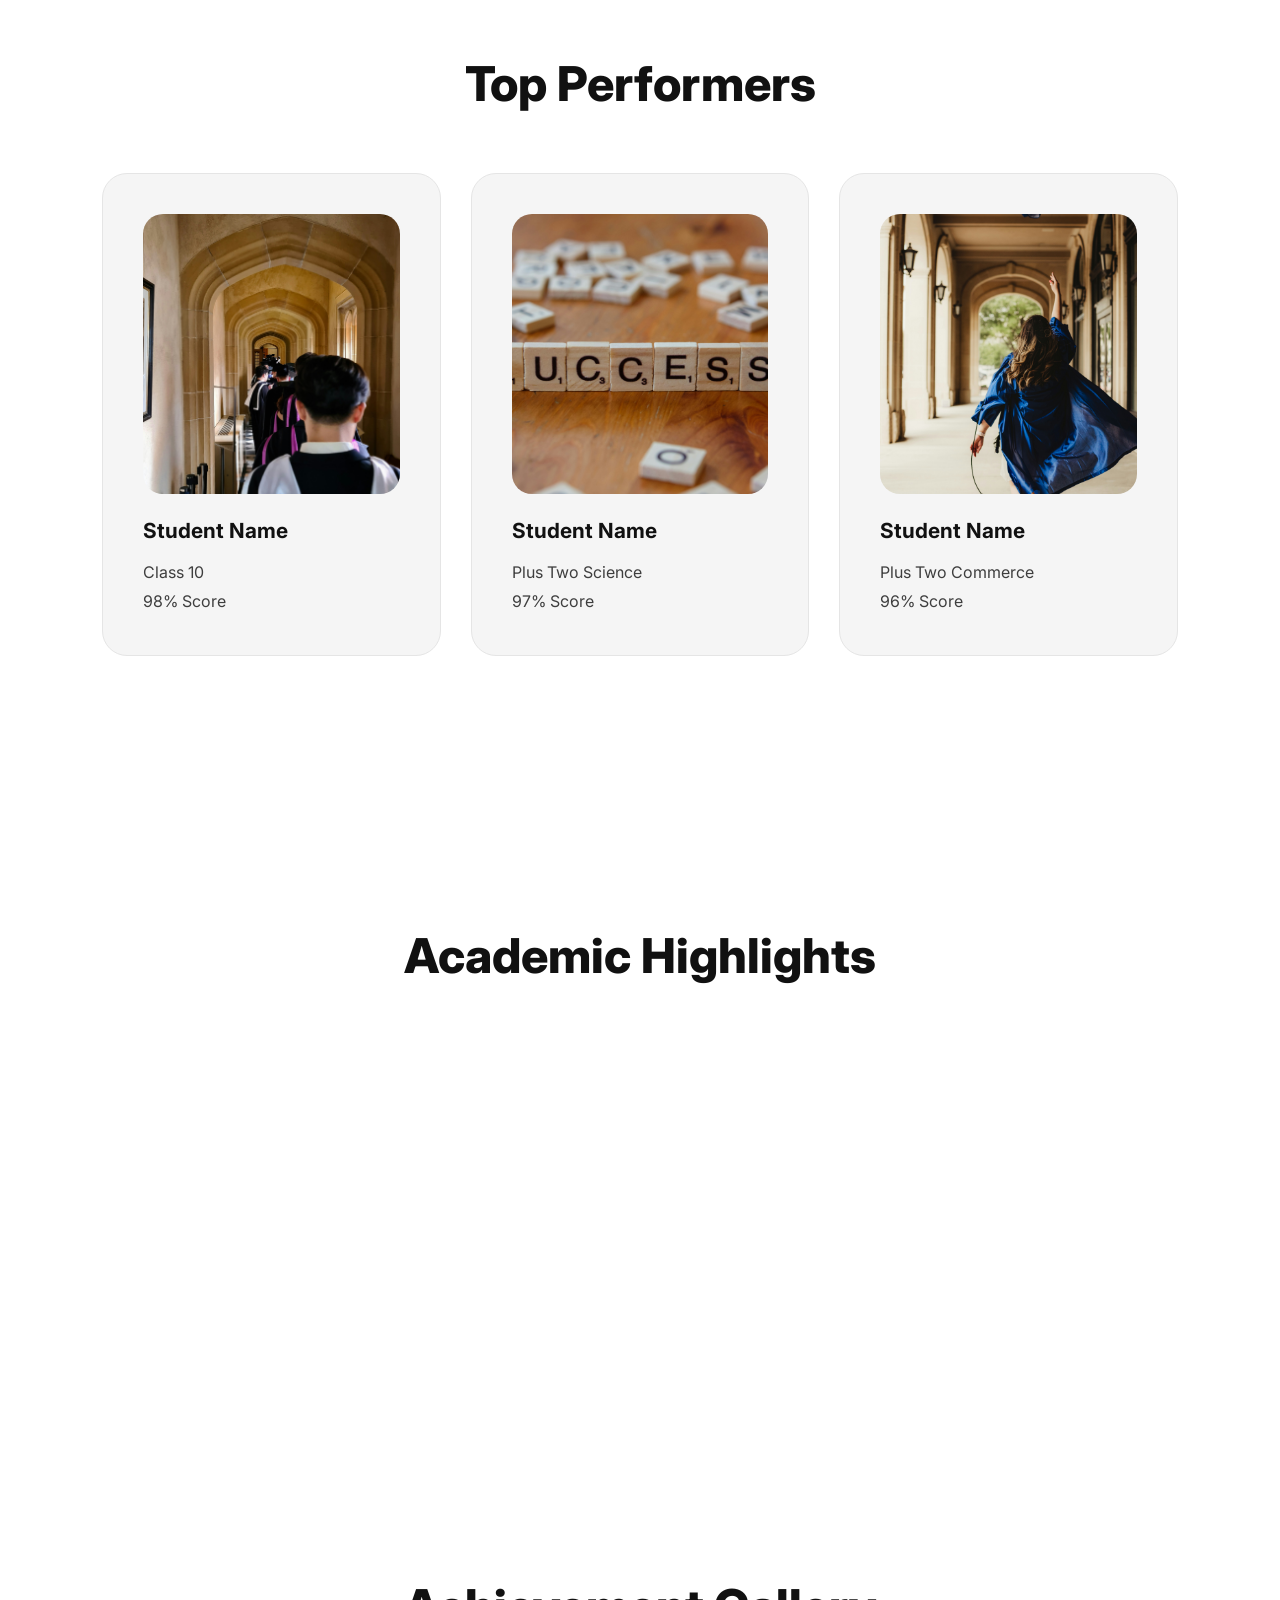
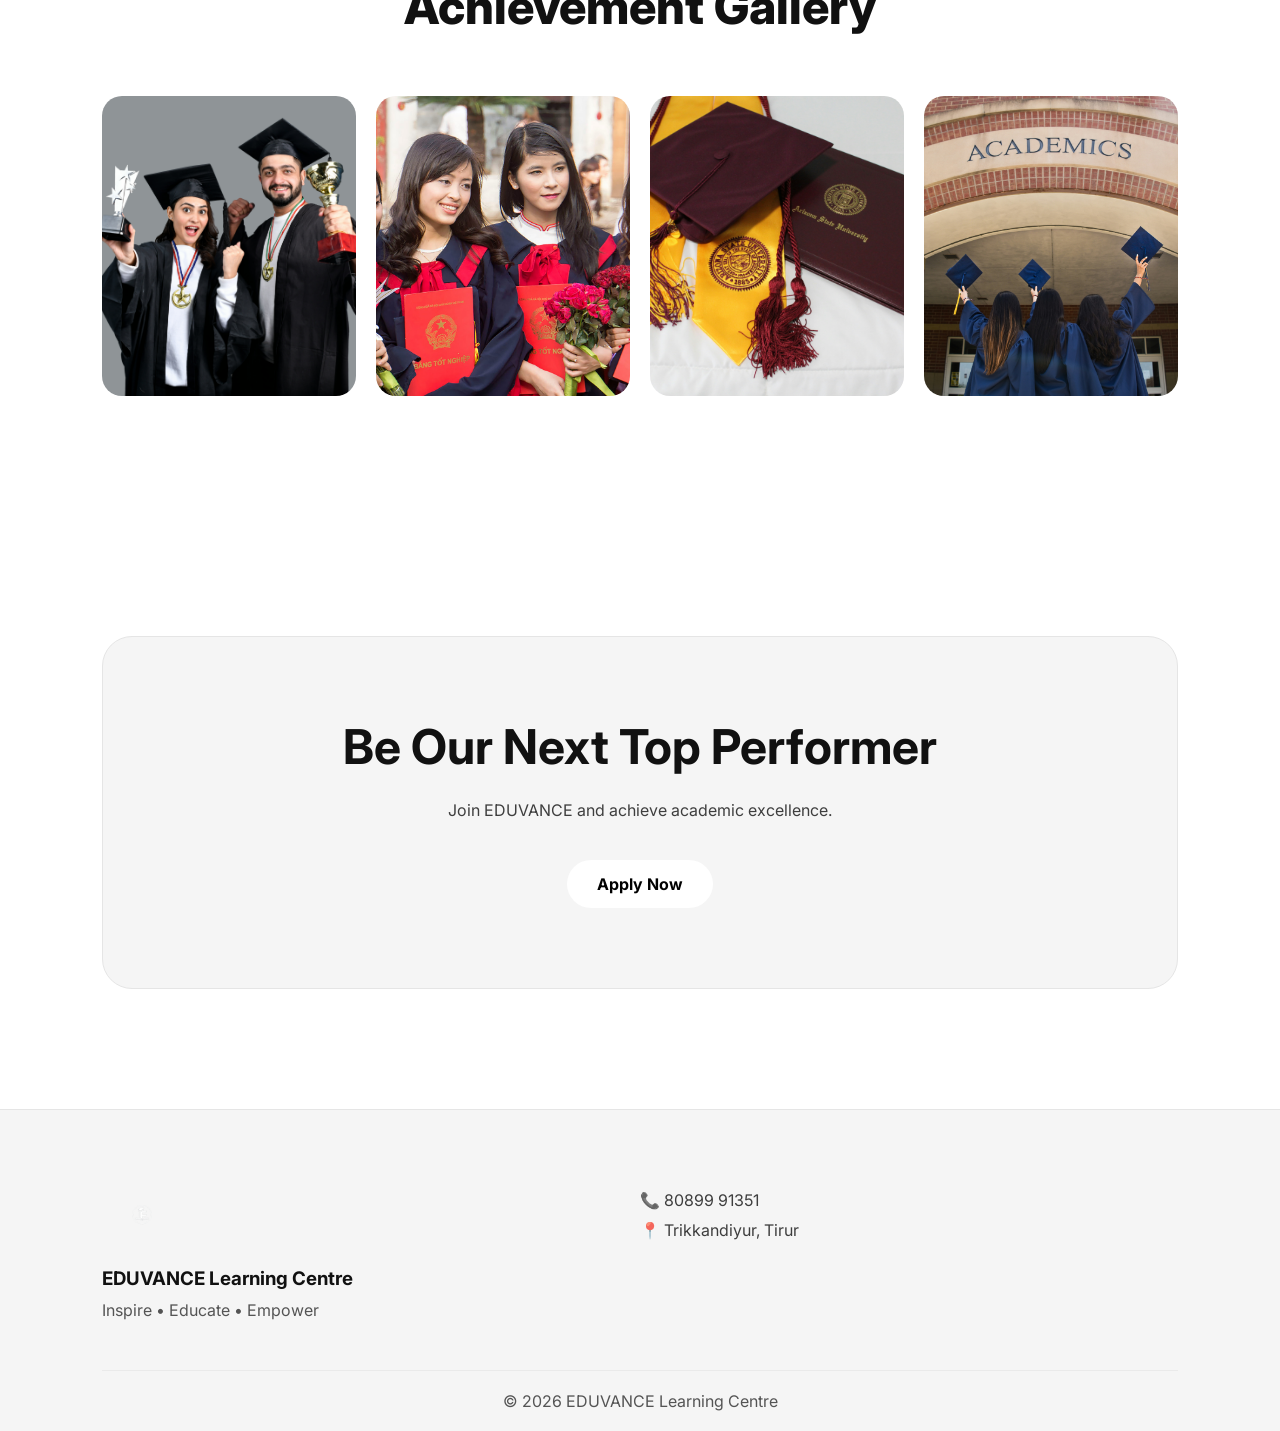
<file: results.html>
<!DOCTYPE html>
<html lang="en">
<head>

<meta charset="UTF-8">
<meta name="viewport" content="width=device-width, initial-scale=1.0">

<title>Results | EDUVANCE Learning Centre</title>

<link rel="stylesheet" href="assets/css/style.css">

<link rel="stylesheet"
href="https://cdnjs.cloudflare.com/ajax/libs/font-awesome/6.5.1/css/all.min.css">

</head>

<body>

<!-- NAVBAR -->

<header>

<nav class="navbar">

<div class="nav-left">



<h2>EDUVANCE</h2>
<span>Learning Centre</span>

</div>

</div>

<ul class="nav-links">

<li><a href="index.html">Home</a></li>
<li><a href="about.html">About</a></li>
<li><a href="courses.html">Courses</a></li>
<li><a href="faculty.html">Faculty</a></li>
<li><a href="results.html">Results</a></li>
<li><a href="gallery.html">Gallery</a></li>
<li><a href="resources.html">Resources</a></li>
<li><a href="contact.html">Contact</a></li>

</ul>

<div class="nav-right">

<button id="theme-toggle">
<i class="fas fa-moon"></i>
</button>

<a href="admission.html" class="nav-btn">
Apply Now
</a>

</div>

</nav>

</header>

<!-- HERO -->

<section class="hero">

<div class="hero-overlay"></div>

<div class="hero-content">

<h1>Results & Achievements</h1>

<p>

Celebrating student success and academic excellence.

</p>

</div>

</section>

<!-- STATS -->

<section class="stats-section">

<div class="section-title">

<h2>Our Achievements</h2>

<p>

A track record of outstanding academic performance.

</p>

</div>

<div class="stats-container">

<div class="stat-card">
<h3>95%</h3>
<p>Success Rate</p>
</div>

<div class="stat-card">
<h3>1000+</h3>
<p>Students Trained</p>
</div>

<div class="stat-card">
<h3>200+</h3>
<p>A+ Grades</p>
</div>

<div class="stat-card">
<h3>10+</h3>
<p>Years Excellence</p>
</div>

</div>

</section>

<!-- TOPPERS -->

<section class="why-eduvance">

<div class="section-title">

<h2>Top Performers</h2>

</div>

<div class="why-grid">

<div class="feature-card">

<img src="assets/images/topper1.jpg"
class="faculty-img">

<h3>Student Name</h3>

<p>Class 10</p>

<p>98% Score</p>

</div>

<div class="feature-card">

<img src="assets/images/topper2.jpg"
class="faculty-img">

<h3>Student Name</h3>

<p>Plus Two Science</p>

<p>97% Score</p>

</div>

<div class="feature-card">

<img src="assets/images/topper3.jpg"
class="faculty-img">

<h3>Student Name</h3>

<p>Plus Two Commerce</p>

<p>96% Score</p>

</div>

</div>

</section>

<!-- ACHIEVEMENTS -->

<section class="achievement-section">

<div class="section-title">

<h2>Academic Highlights</h2>

</div>

<div class="achievement-grid">

<div class="achievement-card">

<h3>Board Exam Success</h3>

<p>

Consistently excellent performance
in public examinations.

</p>

</div>

<div class="achievement-card">

<h3>Merit Holders</h3>

<p>

Students achieving top ranks
and distinctions.

</p>

</div>

<div class="achievement-card">

<h3>Career Success</h3>

<p>

Students entering leading colleges
and professional courses.

</p>

</div>

</div>

</section>

<!-- ACHIEVEMENT GALLERY -->

<section class="gallery-preview">

<div class="section-title">

<h2>Achievement Gallery</h2>

</div>

<div class="gallery-grid">

<img src="assets/images/result1.jpg" alt="">
<img src="assets/images/result2.jpg" alt="">
<img src="assets/images/result3.jpg" alt="">
<img src="assets/images/result4.jpg" alt="">

</div>

</section>

<!-- CTA -->

<section class="admission-cta">

<div class="cta-content">

<h2>

Be Our Next Top Performer

</h2>

<p>

Join EDUVANCE and achieve academic excellence.

</p>

<div class="cta-buttons">

<a href="admission.html"
class="btn-primary">

Apply Now

</a>

</div>

</div>

</section>

<!-- FOOTER -->

<footer class="footer">

<div class="footer-container">

<div class="footer-brand">

<img src="assets/images/logo.png">

<h3>EDUVANCE Learning Centre</h3>

<p>

Inspire • Educate • Empower

</p>

</div>

<div class="footer-contact">

<p>📞 80899 91351</p>

<p>📍 Trikkandiyur, Tirur</p>

</div>

</div>

<div class="footer-bottom">

<p>

© 2026 EDUVANCE Learning Centre

</p>

</div>

</footer>

<script src="assets/js/script.js"></script>

</body>
</html>
</file>
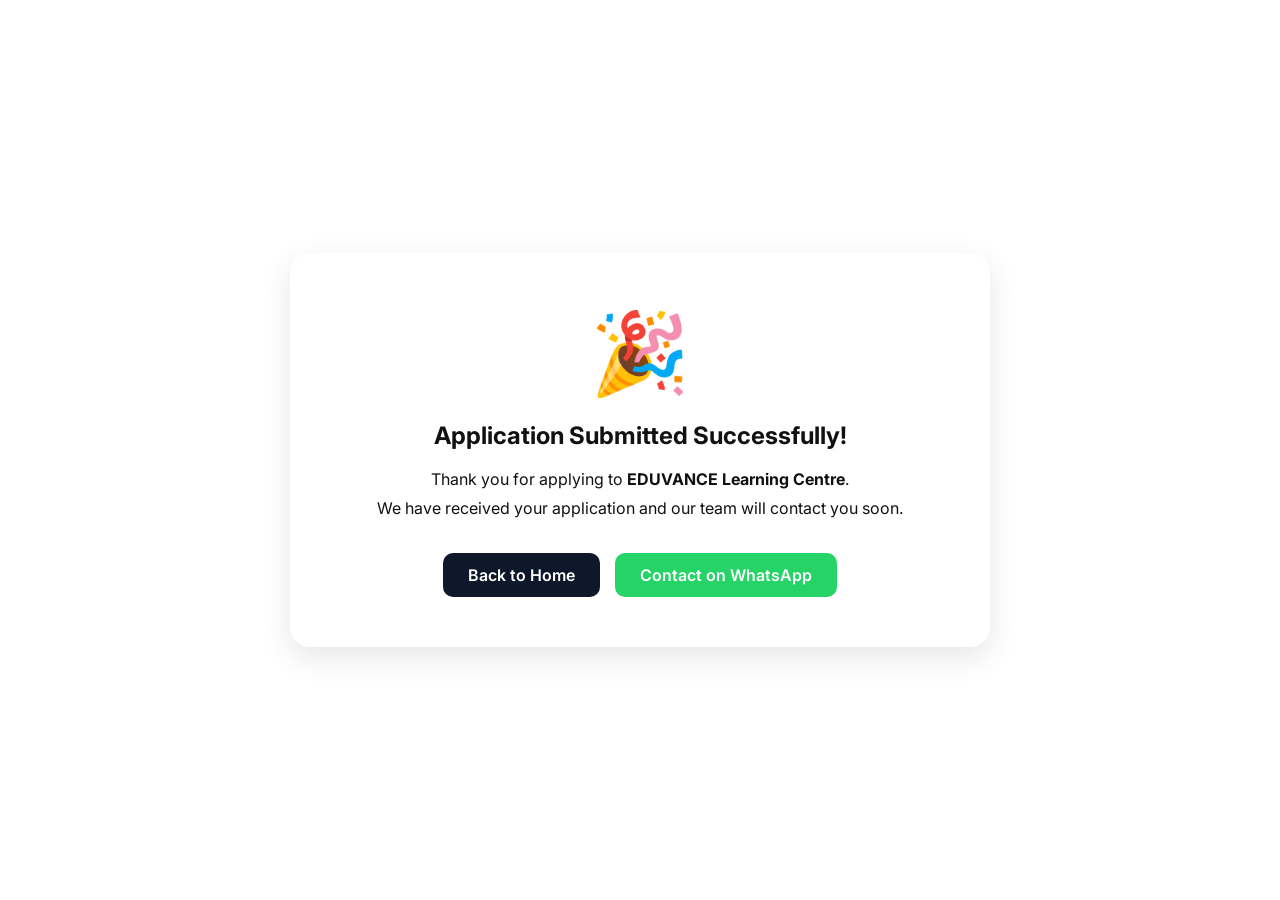
<file: thank-you.html>
<!DOCTYPE html>
<html lang="en">
<head>
<meta charset="UTF-8">
<meta name="viewport" content="width=device-width, initial-scale=1.0">

<title>Application Submitted | EDUVANCE</title>

<link rel="stylesheet" href="assets/css/style.css">

<style>
.thankyou-section{
    min-height:100vh;
    display:flex;
    align-items:center;
    justify-content:center;
    padding:40px 20px;
}

.thankyou-card{
    max-width:700px;
    width:100%;
    text-align:center;
    background:#fff;
    padding:50px 30px;
    border-radius:20px;
    box-shadow:0 10px 30px rgba(0,0,0,.1);
}

.thankyou-icon{
    font-size:80px;
    margin-bottom:20px;
}

.thankyou-card h1{
    margin-bottom:15px;
}

.thankyou-card p{
    margin-bottom:30px;
    line-height:1.8;
}

.btn-group{
    display:flex;
    gap:15px;
    justify-content:center;
    flex-wrap:wrap;
}

.btn{
    text-decoration:none;
    padding:12px 25px;
    border-radius:10px;
    font-weight:600;
}

.btn-home{
    background:#0f172a;
    color:#fff;
}

.btn-whatsapp{
    background:#25D366;
    color:#fff;
}
</style>

</head>
<body>

<section class="thankyou-section">

    <div class="thankyou-card">

        <div class="thankyou-icon">🎉</div>

        <h1>Application Submitted Successfully!</h1>

        <p>
            Thank you for applying to
            <strong>EDUVANCE Learning Centre</strong>.<br>
            We have received your application and our team
            will contact you soon.
        </p>

        <div class="btn-group">

            <a href="index.html" class="btn btn-home">
                Back to Home
            </a>

            <a href="https://wa.me/918089991351"
               target="_blank"
               class="btn btn-whatsapp">
                Contact on WhatsApp
            </a>

        </div>

    </div>

</section>

</body>
</html>
</file>
<file: assets/css/style.css>
/* ==========================
   EDUVANCE PREMIUM v2.0
========================== */

@import url('https://fonts.googleapis.com/css2?family=Inter:wght@300;400;500;600;700;800;900&display=swap');

:root{

--bg:#ffffff;
--text:#111111;
--card:#f5f5f5;
--border:#e5e5e5;

--primary:#000000;
--secondary:#ffffff;

--glass:rgba(255,255,255,0.7);

}

body.dark{

--bg:#000000;
--text:#ffffff;
--card:#111111;
--border:#222222;

--primary:#ffffff;
--secondary:#000000;

--glass:rgba(15,15,15,0.7);

}

/* RESET */

*{
margin:0;
padding:0;
box-sizing:border-box;
font-family:'Inter',sans-serif;
}

html{
scroll-behavior:smooth;
}

body{
background:var(--bg);
color:var(--text);
overflow-x:hidden;
transition:0.4s;
}

/* LOADER */

#loader{
position:fixed;
top:0;
left:0;
width:100%;
height:100vh;
background:#000;
display:flex;
justify-content:center;
align-items:center;
z-index:99999;
}

.loader-content{
text-align:center;
color:white;
}

.loader-content img{
width:120px;
margin-bottom:20px;
}

.loader-content h2{
font-size:2rem;
font-weight:800;
}

.loader-content p{
opacity:.8;
}

/* NAVBAR */

.navbar{
position:fixed;
top:0;
left:0;
width:100%;
padding:18px 8%;
display:flex;
justify-content:space-between;
align-items:center;

backdrop-filter:blur(20px);

background:var(--glass);

border-bottom:1px solid var(--border);

z-index:1000;
}

.nav-left{

align-items:center;
gap:15px;
}

.nav-logo{
width:60px;
height:60px;
object-fit:contain;
border-radius:50%;
}

.nav-left h2{
font-size:32px;
font-weight:800;
margin:0;
line-height:1;
}

.nav-left span{
font-size:16px;
color:#666;
}

.nav-links{
display:flex;
gap:30px;
list-style:none;
}

.nav-links a{
text-decoration:none;
color:var(--text);
font-weight:500;
transition:.3s;
}

.nav-links a:hover{
opacity:.6;
}

.nav-right{
display:flex;
align-items:center;
gap:15px;
}

#theme-toggle{
width:45px;
height:45px;
border:none;
border-radius:50%;
cursor:pointer;
background:var(--card);
color:var(--text);
font-size:1rem;
}

.nav-btn{
text-decoration:none;
padding:12px 24px;
background:var(--primary);
color:var(--secondary);
border-radius:50px;
font-weight:600;
}

.menu-btn{
display:none;
font-size:1.5rem;
cursor:pointer;
}

/* HERO */

.hero{
height:100vh;
position:relative;
display:flex;
justify-content:center;
align-items:center;
text-align:center;
overflow:hidden;

background:
linear-gradient(
rgba(0,0,0,.45),
rgba(0,0,0,.45)
),
url('../images/hero.jpg');

background-size:cover;
background-position:center;
background-repeat:no-repeat;
}

.hero-overlay{
position:absolute;
inset:0;
background:rgba(0,0,0,.55);
}

.hero-content{
position:relative;
z-index:2;
color:white;
max-width:900px;
padding:20px;
}

.hero-logo{
width:280px;
max-width:80%;
margin-bottom:30px;
}

.hero h1{
font-size:7rem;
font-weight:900;
letter-spacing:3px;
}

.hero h1 span{
display:block;
font-size:2rem;
font-weight:400;
margin-top:15px;
}

.hero p{
margin-top:30px;
font-size:1.2rem;
letter-spacing:4px;
}

.hero-buttons{
margin-top:40px;
display:flex;
justify-content:center;
gap:20px;
flex-wrap:wrap;
}

.btn-primary{
display:inline-block;
padding:14px 30px;
background:white;
color:black;
text-decoration:none;
border-radius:50px;
font-weight:700;
}

.btn-secondary{
display:inline-block;
padding:14px 30px;
border:2px solid white;
background:black;
color:white;
text-decoration:none;
border-radius:50px;
font-weight:700;
}

/* ==========================
   SECTION TITLES
========================== */

.section-title{
text-align:center;
margin-bottom:60px;
}

.section-title h2{
font-size:3rem;
font-weight:800;
margin-bottom:15px;
margin-top: 30px;
}

.section-title p{
max-width:700px;
margin:auto;
opacity:.7;
line-height:1.8;
}

/* ==========================
   STATS SECTION
========================== */

.stats-section{
padding:120px 8%;
}

.stats-container{
display:grid;
grid-template-columns:repeat(4,1fr);
gap:30px;
}

.stat-card{
background:var(--card);
border:1px solid var(--border);
padding:40px;
border-radius:25px;
text-align:center;
transition:.4s;
}

.stat-card:hover{
transform:translateY(-10px);
}

.stat-card h3{
font-size:3rem;
font-weight:900;
margin-bottom:10px;
}

.stat-card p{
opacity:.7;
}

/* ==========================
   WHY EDUVANCE
========================== */

.why-eduvance{
padding:120px 8%;
}

.why-grid{
display:grid;
grid-template-columns:repeat(3,1fr);
gap:30px;
}

.feature-card{
background:var(--card);
border:1px solid var(--border);
padding:40px;
border-radius:25px;
transition:.4s;
}

.feature-card:hover{
transform:translateY(-10px);
}

.feature-card i{
font-size:2rem;
margin-bottom:20px;
}

.feature-card h3{
margin-bottom:15px;
font-size:1.3rem;
}

.feature-card p{
opacity:.8;
line-height:1.8;
}

/* ==========================
   COURSES
========================== */

.courses-showcase{
padding:120px 8%;
}

.course-banner{
display:grid;
grid-template-columns:1fr 1fr;
gap:60px;
align-items:center;
margin-bottom:120px;
}

.course-banner.reverse{
direction:rtl;
}

.course-banner.reverse .course-content{
direction:ltr;
}

.course-image img{
width:100%;
height:500px;
object-fit:cover;
border-radius:30px;
}

.course-content h2{
font-size:3rem;
margin-bottom:20px;
font-weight:800;
}

.course-content p{
line-height:1.9;
opacity:.8;
margin-bottom:25px;
}

.course-tags{
display:flex;
flex-wrap:wrap;
gap:15px;
margin-bottom:30px;
}

.course-tags span{
padding:10px 18px;
background:var(--card);
border:1px solid var(--border);
border-radius:50px;
}

/* ==========================
   ACHIEVEMENTS
========================== */

.achievement-section{
padding:120px 8%;
}

.achievement-grid{
display:grid;
grid-template-columns:repeat(3,1fr);
gap:30px;
}

.achievement-card{
background:var(--card);
border:1px solid var(--border);
padding:50px;
border-radius:25px;
text-align:center;
transition:.4s;
}

.achievement-card:hover{
transform:translateY(-10px);
}

.achievement-card h3{
margin-bottom:15px;
font-size:1.5rem;
}

.achievement-card p{
opacity:.8;
line-height:1.8;
}

/* ==========================
   HOVER EFFECTS
========================== */

.feature-card,
.stat-card,
.achievement-card,
.course-image img{
transition:all .4s ease;
}

.course-image img:hover{
transform:scale(1.03);
}

/* ==========================
   TESTIMONIALS
========================== */

.testimonials-section{
padding:120px 8%;
}

.testimonial-slider{
display:grid;
grid-template-columns:repeat(3,1fr);
gap:30px;
}

.testimonial-card{
background:var(--card);
border:1px solid var(--border);
padding:40px;
border-radius:25px;
transition:.4s;
}

.testimonial-card:hover{
transform:translateY(-10px);
}

.testimonial-card p{
line-height:1.9;
margin-bottom:20px;
opacity:.8;
}

.testimonial-card h4{
font-size:1rem;
font-weight:700;
}

/* ==========================
   GALLERY
========================== */

.gallery-preview{
padding:120px 8%;
}

.gallery-grid{
display:grid;
grid-template-columns:repeat(4,1fr);
gap:20px;
}

.gallery-grid img{
width:100%;
height:300px;
object-fit:cover;
border-radius:20px;
transition:.4s;
cursor:pointer;
}

.gallery-grid img:hover{
transform:scale(1.05);
}

.gallery-btn{
text-align:center;
margin-top:40px;
}

/* ==========================
   ADMISSION CTA
========================== */

.admission-cta{
padding:120px 8%;
}

.cta-content{
background:var(--card);
border:1px solid var(--border);
border-radius:30px;
padding:80px;
text-align:center;
}

.cta-content h2{
font-size:3rem;
margin-bottom:20px;
}

.cta-content p{
max-width:700px;
margin:auto;
opacity:.8;
line-height:1.8;
}

.cta-buttons{
margin-top:35px;
display:flex;
justify-content:center;
gap:20px;
flex-wrap:wrap;
}

/* ==========================
   FOOTER
========================== */

.footer{
padding:80px 8% 20px;
background:var(--card);
border-top:1px solid var(--border);
}

.footer-container{
display:grid;
grid-template-columns:2fr 1fr 1fr;
gap:50px;
}

.footer-brand img{
width:80px;
margin-bottom:20px;
}

.footer-brand h3{
margin-bottom:10px;
}

.footer-brand p{
opacity:.7;
}

.footer-links ul{
list-style:none;
}

.footer-links li{
margin-bottom:12px;
}

.footer-links a{
text-decoration:none;
color:var(--text);
opacity:.8;
}

.footer-contact p{
margin-bottom:10px;
opacity:.8;
}

.footer-bottom{
text-align:center;
margin-top:50px;
padding-top:20px;
border-top:1px solid var(--border);
opacity:.7;
}

/* ==========================
   WHATSAPP
========================== */

.whatsapp-btn{
position:fixed;
right:25px;
bottom:25px;

width:60px;
height:60px;

border-radius:50%;

background:#25D366;
color:white;

display:flex;
align-items:center;
justify-content:center;

font-size:1.8rem;

text-decoration:none;

z-index:999;
}

/* ==========================
   BACK TO TOP
========================== */

#backToTop{
position:fixed;

left:25px;
bottom:25px;

width:55px;
height:55px;

border:none;

border-radius:50%;

background:var(--primary);
color:var(--secondary);

cursor:pointer;

font-size:1rem;

z-index:999;
}

/* ==========================
   MOBILE MENU
========================== */

@media(max-width:992px){

.nav-links{
display:none;
}

.menu-btn{
display:block;
}

.hero h1{
font-size:3.5rem;
}

.course-banner{
grid-template-columns:1fr;
}

.course-banner.reverse{
direction:ltr;
}

.stats-container,
.why-grid,
.achievement-grid,
.testimonial-slider{
grid-template-columns:1fr 1fr;
}

.gallery-grid{
grid-template-columns:1fr 1fr;
}

.footer-container{
grid-template-columns:1fr;
}

}

/* ==========================
   MOBILE
========================== */

@media(max-width:768px){

.hero{
padding:120px 20px;
}

.hero-logo{
width:90px;
}

.hero h1{
font-size:2.2rem;
}

.hero h1 span{
font-size:1rem;
}

.hero p{
font-size:.9rem;
letter-spacing:2px;
}

.section-title h2{
font-size:2rem;
}

.stats-container,
.why-grid,
.achievement-grid,
.testimonial-slider{
grid-template-columns:1fr;
}

.gallery-grid{
grid-template-columns:1fr;
}

.course-image img{
height:280px;
}

.cta-content{
padding:40px 25px;
}

.cta-content h2{
font-size:2rem;
}

.navbar{
padding:15px 5%;
}

.whatsapp-btn{
width:55px;
height:55px;
font-size:1.5rem;
}

#backToTop{
width:50px;
height:50px;
}

}

/* SCROLL ANIMATION */

.feature-card,
.stat-card,
.achievement-card,
.testimonial-card{

opacity:0;
transform:translateY(40px);

}

.feature-card.show,
.stat-card.show,
.achievement-card.show,
.testimonial-card.show{

opacity:1;
transform:translateY(0);
transition:.8s;

}

/* MOBILE NAVIGATION */

@media(max-width:992px){

.nav-links.active{

display:flex;

position:absolute;

top:80px;
left:0;

width:100%;

background:var(--bg);

flex-direction:column;

padding:30px;

text-align:center;

border-bottom:1px solid var(--border);

}

}

/* BACK TO TOP */

#backToTop{
display:none;
}

.faculty-img{
width:100%;
height:280px;
object-fit:cover;
border-radius:20px;
margin-bottom:20px;
}

/* GALLERY FILTER */

.filter-buttons{
display:flex;
justify-content:center;
gap:15px;
flex-wrap:wrap;
margin-top:30px;
margin-bottom:30px;
}

.filter-btn{
padding:12px 25px;
border:none;
border-radius:50px;
cursor:pointer;
background:var(--card);
color:var(--text);
border:1px solid var(--border);
}

.filter-btn.active{
background:var(--primary);
color:var(--secondary);
}

/* LIGHTBOX */

#lightbox{
position:fixed;
top:0;
left:0;
width:100%;
height:100vh;
background:rgba(0,0,0,.95);

display:none;

justify-content:center;
align-items:center;

z-index:99999;
}

#lightbox img{
max-width:90%;
max-height:90%;
border-radius:20px;
}

#closeLightbox{
position:absolute;
top:30px;
right:40px;
font-size:3rem;
color:white;
cursor:pointer;
}

.admission-form{
max-width:1200px;
margin:auto;
display:flex;
flex-direction:column;
gap:20px;
}

.admission-form label{
font-weight:600;
margin-bottom:5px;
display:block;
text-align:center;
}

.admission-form input,
.admission-form select,
.admission-form textarea{

width:100%;
padding:15px 20px;

border:1px solid #dcdcdc;
border-radius:8px;

font-size:16px;
background:#fff;

outline:none;
transition:0.3s;

}

.admission-form input:focus,
.admission-form select:focus,
.admission-form textarea:focus{

border-color:#000;

}

.admission-form button{

width:250px;
margin:20px auto 0;

padding:15px;

border:none;
border-radius:50px;

background:#000;
color:#fff;

font-size:16px;
font-weight:600;

cursor:pointer;

transition:0.3s;

}

.admission-form button:hover{

transform:translateY(-3px);

}

#successPopup{
position:fixed;
top:50%;
left:50%;
transform:translate(-50%,-50%);
background:var(--card);
padding:40px;
border-radius:20px;
text-align:center;
z-index:99999;
border:1px solid var(--border);
}

.qr-image{
width:250px;
max-width:100%;
border-radius:20px;
}

@media(max-width:768px){

.nav-logo{
width:40px;
height:40px;
}

.nav-left h2{
font-size:18px;
}

.nav-left span{
font-size:12px;
}

}

.achievement-card{
    text-decoration:none;
    color:inherit;
}

.achievement-card:hover{
    transform:translateY(-8px);
}

.section-title h2{
    color: #111;
    text-decoration: none;
}

.admission-form label{
    display: block;
    color: #111;
    text-decoration: none;
    font-weight: 600;
    margin-bottom: 10px;
    margin-top: 20px;
}
</file>
